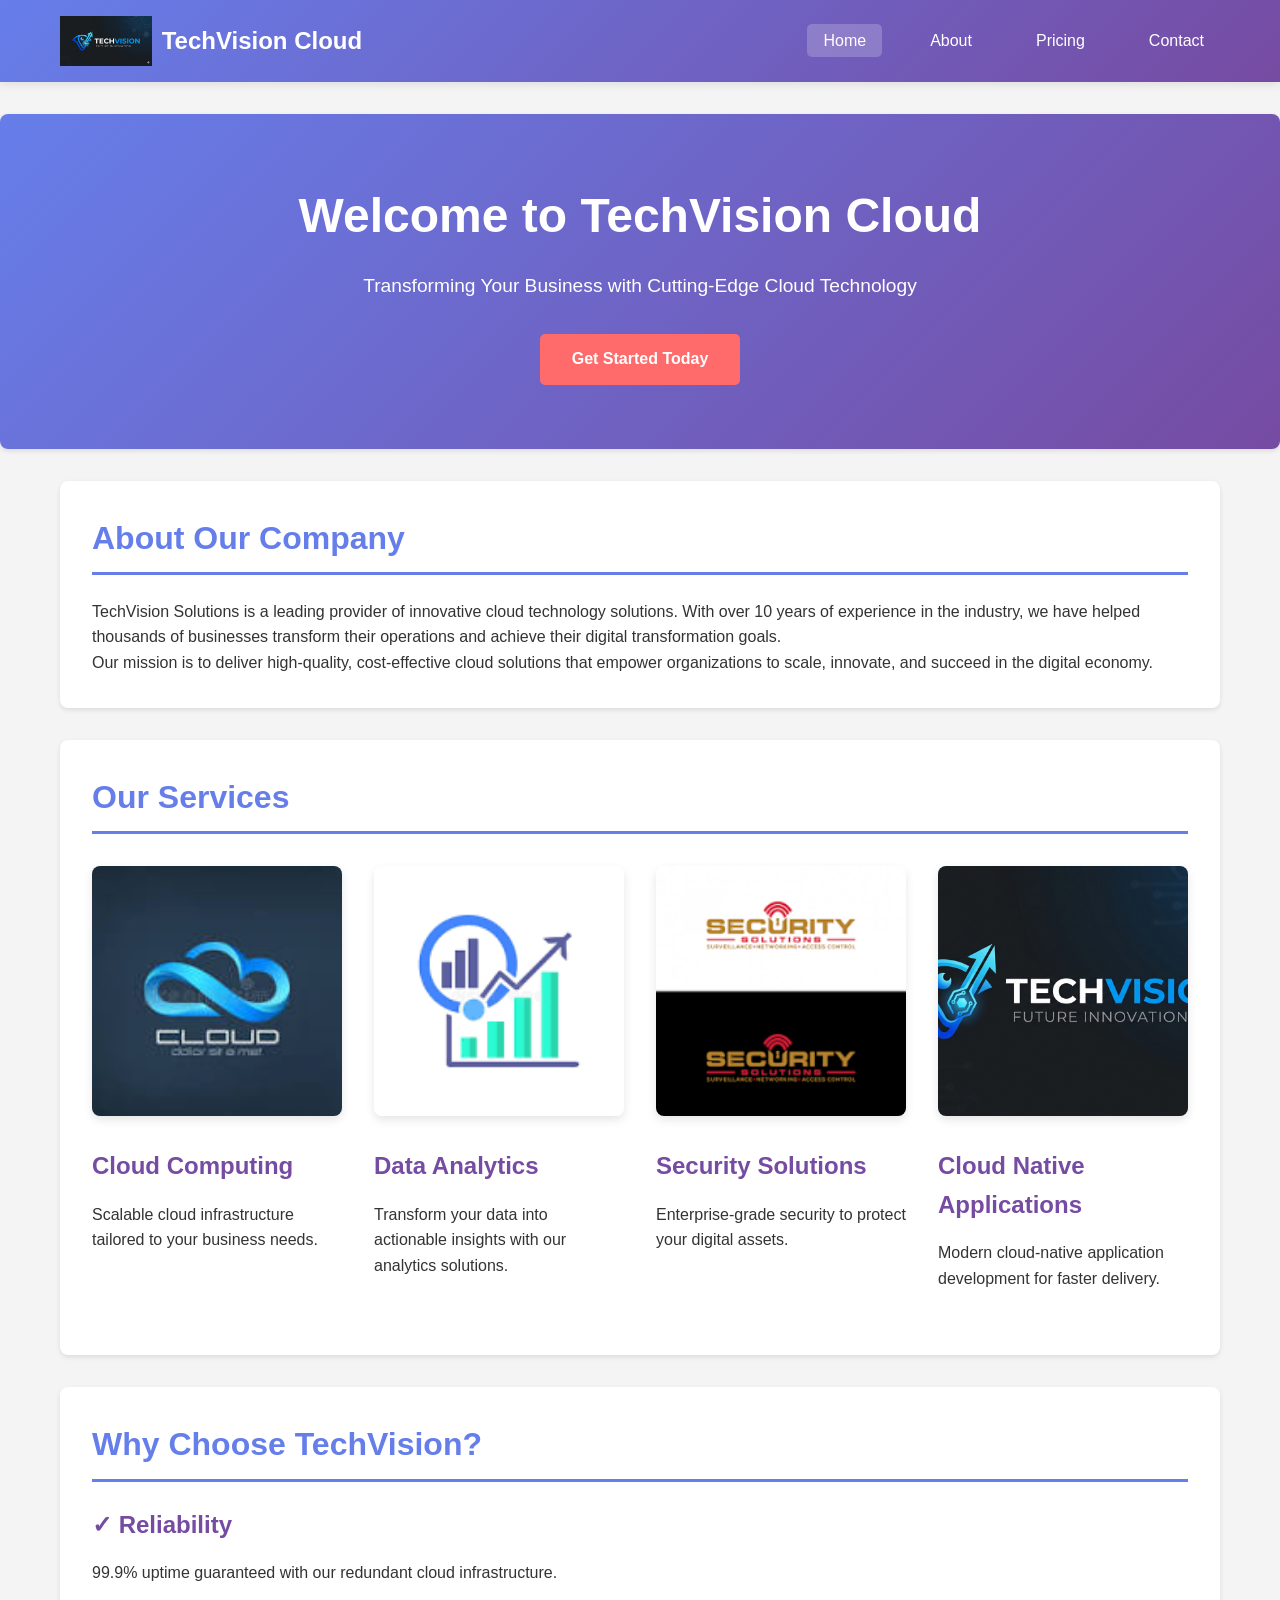
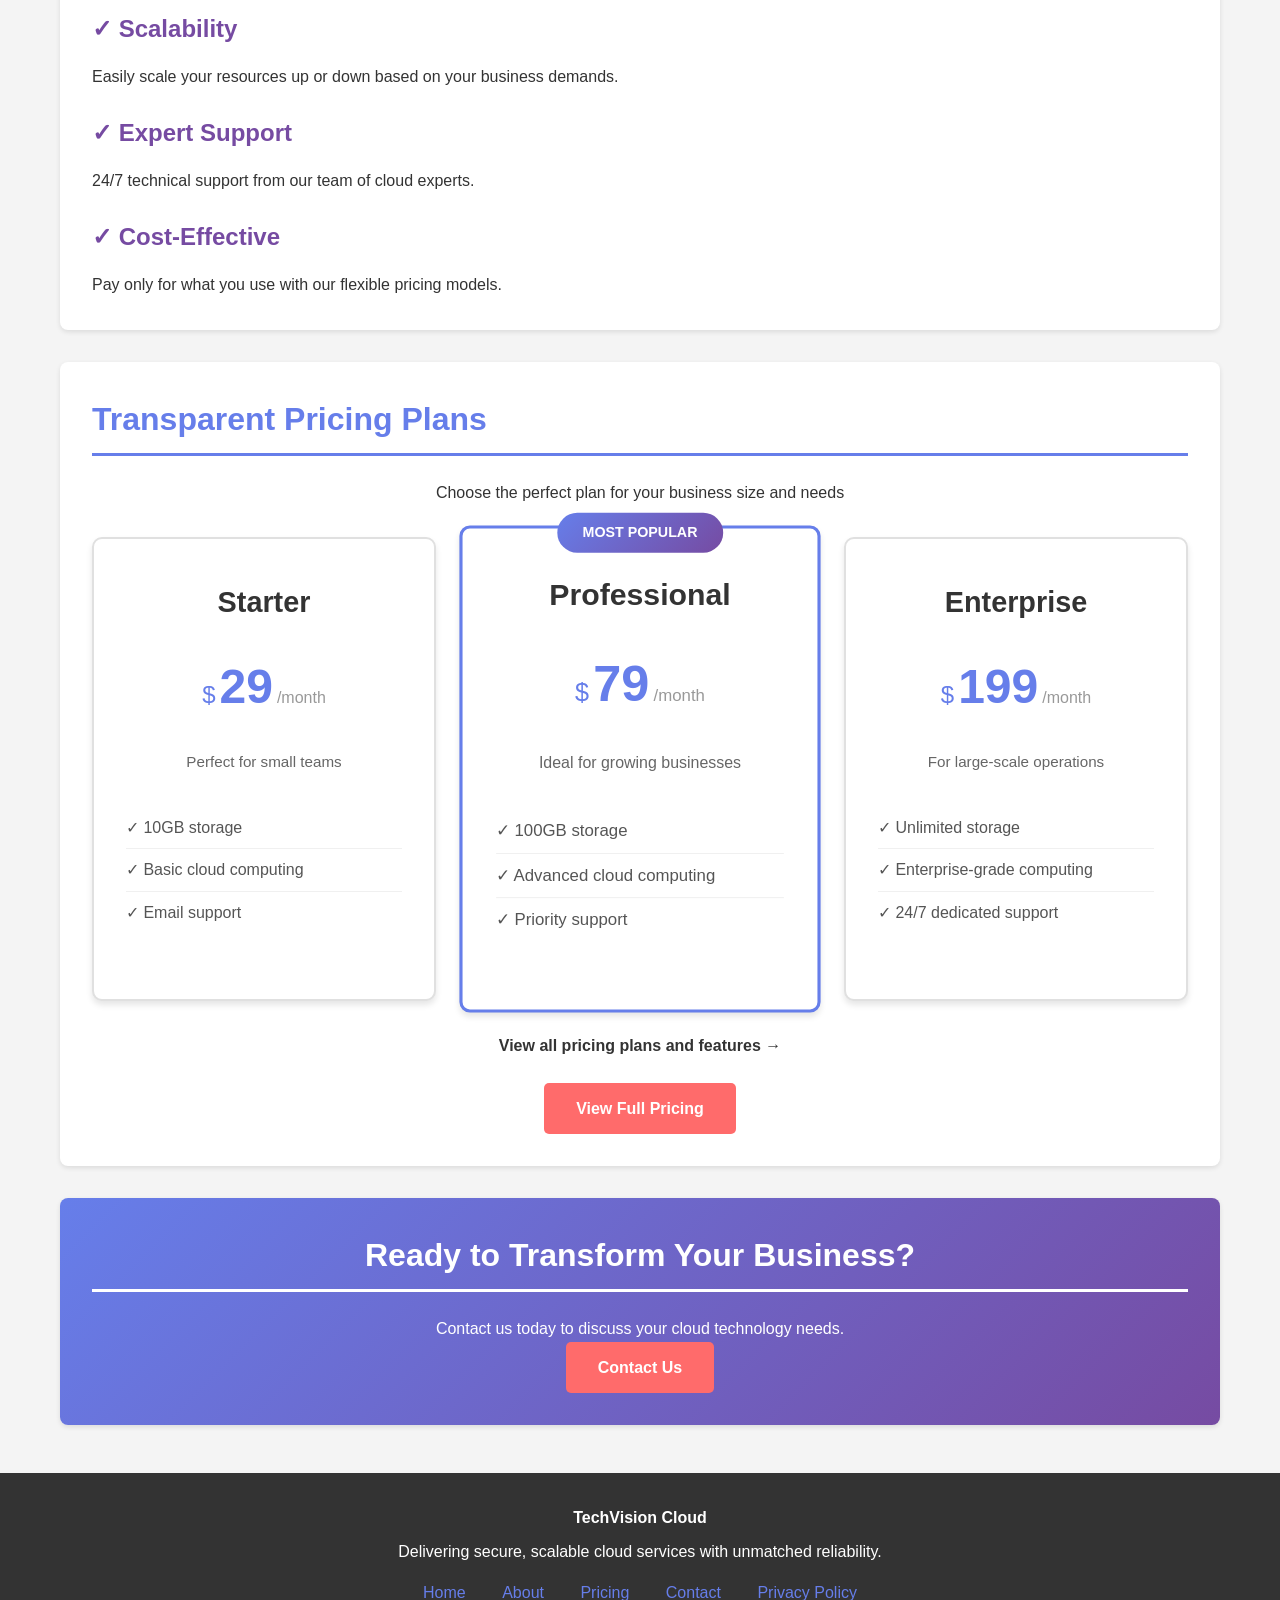
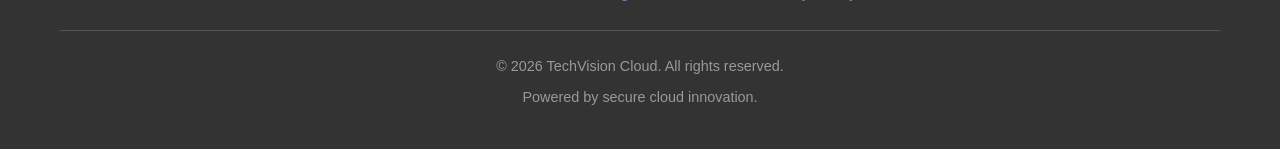
<file: SourceCode/index.html>
<!DOCTYPE html>
<html lang="en">
<head>
    <meta charset="UTF-8">
    <meta name="viewport" content="width=device-width, initial-scale=1.0">
    <meta name="description" content="TechVision Solutions - Innovative Cloud Technology for Your Business">
    <title>TechVision Cloud – Innovative Cloud Solutions</title>
    <link rel="stylesheet" href="css/styles.css">
</head>
<body>
    <header>
        <div class="header-container">
            <div class="logo">
                <img src="malogos/techvision.png" alt="TechVision Logo">
                <a href="index.html" class="company-name">TechVision Cloud</a>
            </div>
            <button class="menu-toggle" id="menuToggle">☰</button>
            <nav id="navbar">
                <ul>
                    <li><a href="index.html">Home</a></li>
                    <li><a href="pages/about.html">About</a></li>
                    <li><a href="pages/pricing.html">Pricing</a></li>
                    <li><a href="pages/contact.html">Contact</a></li>
                </ul>
            </nav>
        </div>
    </header>

    <section class="hero">
        <div class="container">
            <h1>Welcome to TechVision Cloud</h1>
            <p>Transforming Your Business with Cutting-Edge Cloud Technology</p>
            <a href="pages/contact.html" class="cta-button">Get Started Today</a>
        </div>
    </section>

    <main class="container">
        <section>
            <h2>About Our Company</h2>
            <p>
                TechVision Solutions is a leading provider of innovative cloud technology solutions. 
                With over 10 years of experience in the industry, we have helped thousands of businesses 
                transform their operations and achieve their digital transformation goals.
            </p>
            <p>
                Our mission is to deliver high-quality, cost-effective cloud solutions that empower 
                organizations to scale, innovate, and succeed in the digital economy.
            </p>
        </section>

        <section>
            <h2>Our Services</h2>
            <div class="image-gallery">
                <div>
                    <img src="malogos/cloudlogo.jpg" alt="Cloud Computing">
                    <h3>Cloud Computing</h3>
                    <p>Scalable cloud infrastructure tailored to your business needs.</p>
                </div>
                <div>
                    <img src="malogos/analytics.png" alt="Data Analytics">
                    <h3>Data Analytics</h3>
                    <p>Transform your data into actionable insights with our analytics solutions.</p>
                </div>
                <div>
                    <img src="malogos/download.png" alt="Security">
                    <h3>Security Solutions</h3>
                    <p>Enterprise-grade security to protect your digital assets.</p>
                </div>
                <div>
                    <img src="malogos/techvision.png" alt="Cloud Native Applications">
                    <h3>Cloud Native Applications</h3>
                    <p>Modern cloud-native application development for faster delivery.</p>
                </div>
            </div>
        </section>

        <section>
            <h2>Why Choose TechVision?</h2>
            <h3>✓ Reliability</h3>
            <p>99.9% uptime guaranteed with our redundant cloud infrastructure.</p>
            
            <h3>✓ Scalability</h3>
            <p>Easily scale your resources up or down based on your business demands.</p>
            
            <h3>✓ Expert Support</h3>
            <p>24/7 technical support from our team of cloud experts.</p>
            
            <h3>✓ Cost-Effective</h3>
            <p>Pay only for what you use with our flexible pricing models.</p>
        </section>

        <section>
            <h2>Transparent Pricing Plans</h2>
            <p style="text-align: center; margin-bottom: 2rem;">Choose the perfect plan for your business size and needs</p>
            
            <div class="pricing-grid">
                <div class="pricing-card">
                    <h3>Starter</h3>
                    <div class="pricing-amount">
                        <span class="currency">$</span>
                        <span class="price">29</span>
                        <span class="period">/month</span>
                    </div>
                    <p class="pricing-description">Perfect for small teams</p>
                    <ul class="features-list" style="text-align: left;">
                        <li>✓ 10GB storage</li>
                        <li>✓ Basic cloud computing</li>
                        <li>✓ Email support</li>
                    </ul>
                </div>

                <div class="pricing-card featured">
                    <div class="badge">MOST POPULAR</div>
                    <h3>Professional</h3>
                    <div class="pricing-amount">
                        <span class="currency">$</span>
                        <span class="price">79</span>
                        <span class="period">/month</span>
                    </div>
                    <p class="pricing-description">Ideal for growing businesses</p>
                    <ul class="features-list" style="text-align: left;">
                        <li>✓ 100GB storage</li>
                        <li>✓ Advanced cloud computing</li>
                        <li>✓ Priority support</li>
                    </ul>
                </div>

                <div class="pricing-card">
                    <h3>Enterprise</h3>
                    <div class="pricing-amount">
                        <span class="currency">$</span>
                        <span class="price">199</span>
                        <span class="period">/month</span>
                    </div>
                    <p class="pricing-description">For large-scale operations</p>
                    <ul class="features-list" style="text-align: left;">
                        <li>✓ Unlimited storage</li>
                        <li>✓ Enterprise-grade computing</li>
                        <li>✓ 24/7 dedicated support</li>
                    </ul>
                </div>
            </div>
            
            <div style="text-align: center; margin-top: 2rem;">
                <p style="margin-bottom: 1.5rem;"><strong>View all pricing plans and features →</strong></p>
                <a href="pages/pricing.html" class="cta-button">View Full Pricing</a>
            </div>
        </section>

        <section style="text-align: center; background: linear-gradient(135deg, #667eea 0%, #764ba2 100%); color: white;">
            <h2 style="color: white; border-bottom-color: white;">Ready to Transform Your Business?</h2>
            <p>Contact us today to discuss your cloud technology needs.</p>
            <a href="pages/contact.html" class="cta-button">Contact Us</a>
        </section>
    </main>

    <footer>
        <div class="container">
            <p><strong>TechVision Cloud</strong></p>
            <p>Delivering secure, scalable cloud services with unmatched reliability.</p>
            <div class="footer-links">
                <a href="index.html">Home</a>
                <a href="pages/about.html">About</a>
                <a href="pages/pricing.html">Pricing</a>
                <a href="pages/contact.html">Contact</a>
                <a href="pages/privacy.html">Privacy Policy</a>
            </div>
            <div class="copyright">
                <p>&copy; 2026 TechVision Cloud. All rights reserved.</p>
                <p>Powered by secure cloud innovation.</p>
            </div>
        </div>
    </footer>

    <script src="js/script.js"></script>
</body>
</html>
</file>
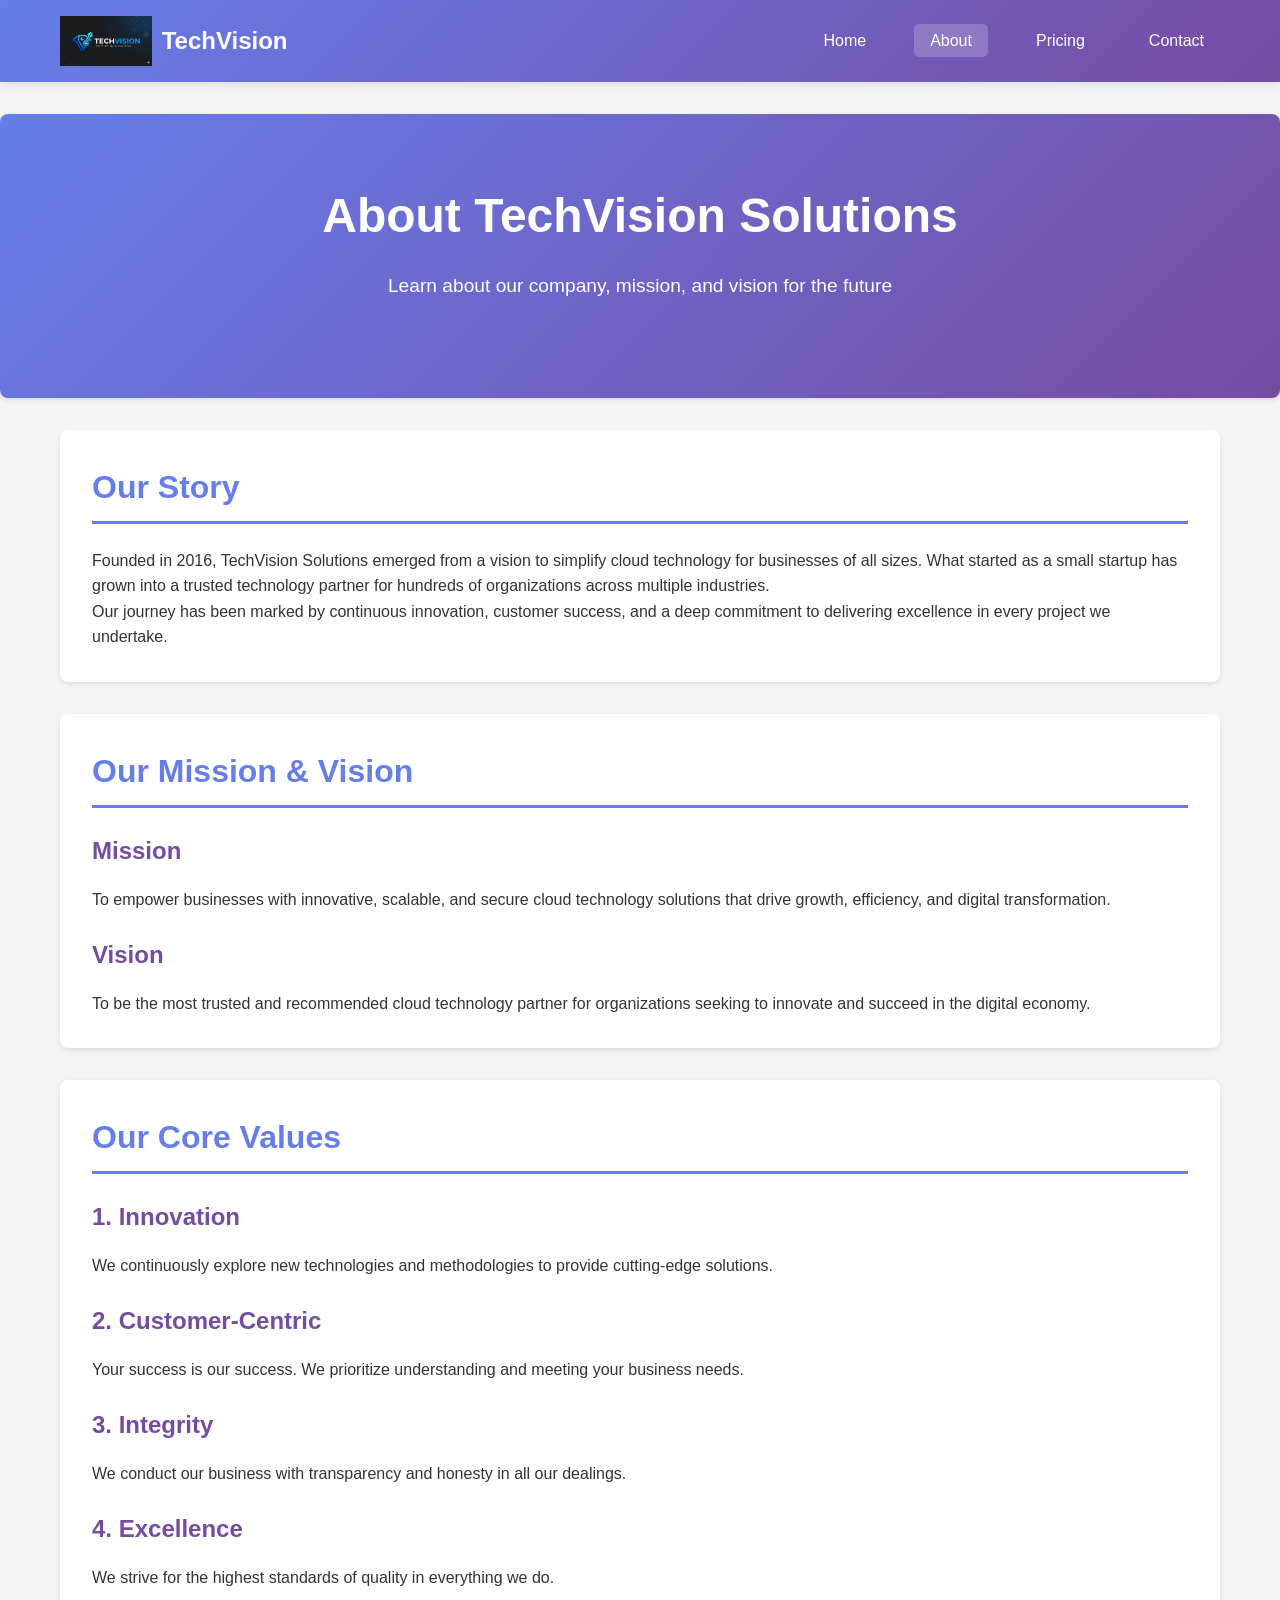
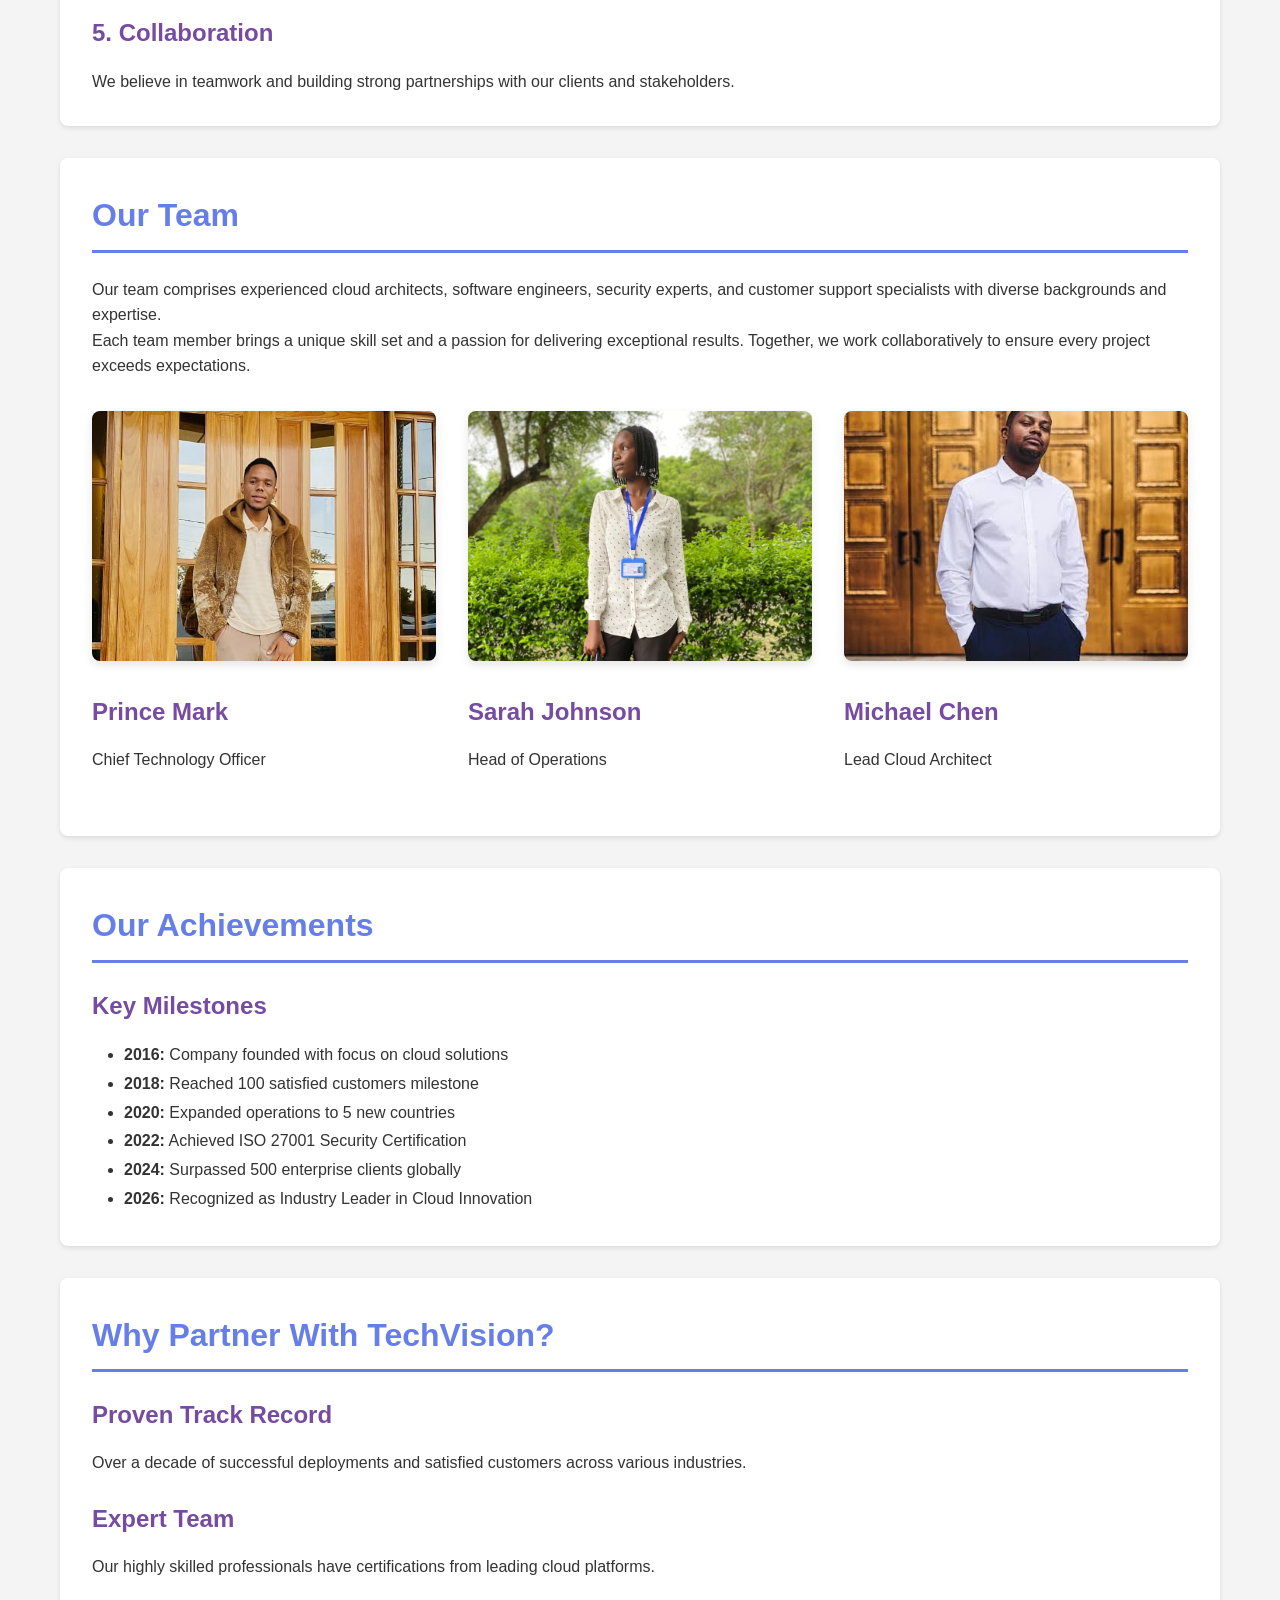
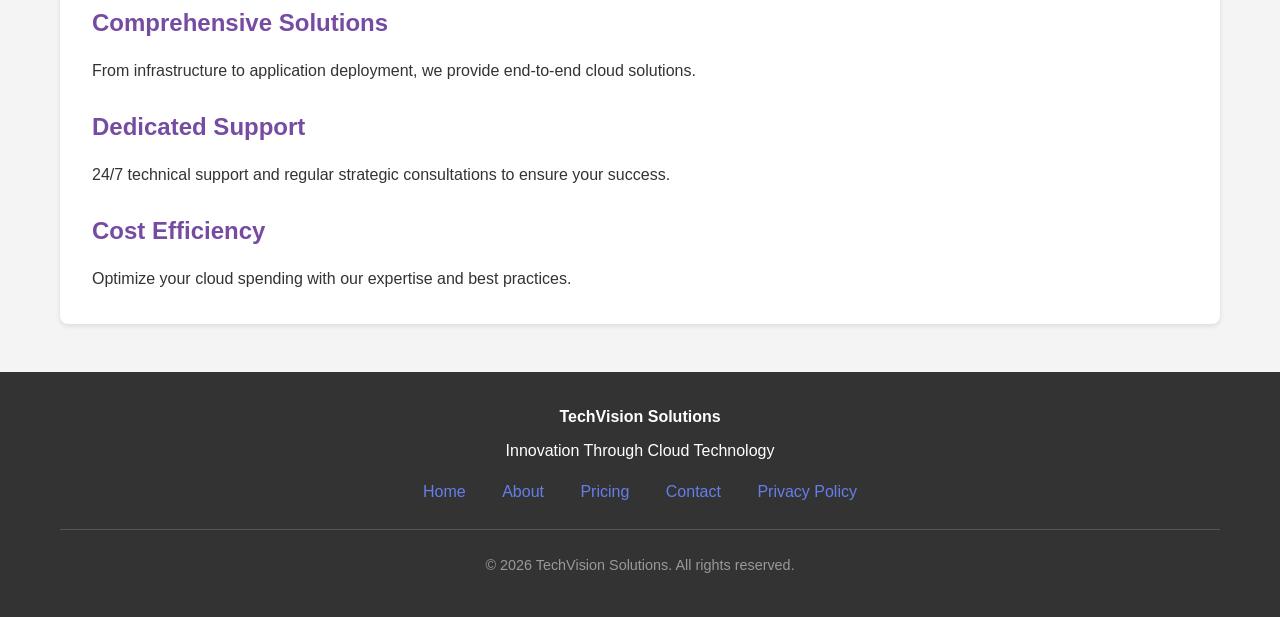
<file: SourceCode/pages/about.html>
<!DOCTYPE html>
<html lang="en">
<head>
    <meta charset="UTF-8">
    <meta name="viewport" content="width=device-width, initial-scale=1.0">
    <meta name="description" content="Learn more about TechVision Solutions">
    <title>About Us - TechVision Solutions</title>
    <link rel="stylesheet" href="../css/styles.css">
</head>
<body>
    <header>
        <div class="header-container">
            <div class="logo">
                <img src="../malogos/techvision.png" alt="TechVision Logo">
                <a href="../index.html" class="company-name">TechVision</a>
            </div>
            <button class="menu-toggle" id="menuToggle">☰</button>
            <nav id="navbar">
                <ul>
                    <li><a href="../index.html">Home</a></li>
                    <li><a href="about.html">About</a></li>
                    <li><a href="pricing.html">Pricing</a></li>
                    <li><a href="contact.html">Contact</a></li>
                </ul>
            </nav>
        </div>
    </header>

    <section class="hero">
        <div class="container">
            <h1>About TechVision Solutions</h1>
            <p>Learn about our company, mission, and vision for the future</p>
        </div>
    </section>

    <main class="container">
        <section>
            <h2>Our Story</h2>
            <p>
                Founded in 2016, TechVision Solutions emerged from a vision to simplify cloud technology 
                for businesses of all sizes. What started as a small startup has grown into a trusted 
                technology partner for hundreds of organizations across multiple industries.
            </p>
            <p>
                Our journey has been marked by continuous innovation, customer success, and a deep 
                commitment to delivering excellence in every project we undertake.
            </p>
        </section>

        <section>
            <h2>Our Mission & Vision</h2>
            
            <h3>Mission</h3>
            <p>
                To empower businesses with innovative, scalable, and secure cloud technology solutions 
                that drive growth, efficiency, and digital transformation.
            </p>

            <h3>Vision</h3>
            <p>
                To be the most trusted and recommended cloud technology partner for organizations 
                seeking to innovate and succeed in the digital economy.
            </p>
        </section>

        <section>
            <h2>Our Core Values</h2>
            
            <h3>1. Innovation</h3>
            <p>We continuously explore new technologies and methodologies to provide cutting-edge solutions.</p>

            <h3>2. Customer-Centric</h3>
            <p>Your success is our success. We prioritize understanding and meeting your business needs.</p>

            <h3>3. Integrity</h3>
            <p>We conduct our business with transparency and honesty in all our dealings.</p>

            <h3>4. Excellence</h3>
            <p>We strive for the highest standards of quality in everything we do.</p>

            <h3>5. Collaboration</h3>
            <p>We believe in teamwork and building strong partnerships with our clients and stakeholders.</p>
        </section>

        <section>
            <h2>Our Team</h2>
            <p>
                Our team comprises experienced cloud architects, software engineers, security experts, 
                and customer support specialists with diverse backgrounds and expertise.
            </p>
            <p>
                Each team member brings a unique skill set and a passion for delivering exceptional 
                results. Together, we work collaboratively to ensure every project exceeds expectations.
            </p>

            <div class="image-gallery">
                <div>
                    <img src="../malogos/prince1.jpeg" alt="Team Member">
                    <h3>Prince Mark</h3>
                    <p>Chief Technology Officer</p>
                </div>
                <div>
                    <img src="../malogos/madam1.jpeg" alt="Team Member">
                    <h3>Sarah Johnson</h3>
                    <p>Head of Operations</p>
                </div>
                <div>
                    <img src="../malogos/images.jpg" alt="Team Member">
                    <h3>Michael Chen</h3>
                    <p>Lead Cloud Architect</p>
                </div>
            </div>
        </section>

        <section>
            <h2>Our Achievements</h2>
            <h3>Key Milestones</h3>
            <ul style="margin-left: 2rem; line-height: 1.8;">
                <li><strong>2016:</strong> Company founded with focus on cloud solutions</li>
                <li><strong>2018:</strong> Reached 100 satisfied customers milestone</li>
                <li><strong>2020:</strong> Expanded operations to 5 new countries</li>
                <li><strong>2022:</strong> Achieved ISO 27001 Security Certification</li>
                <li><strong>2024:</strong> Surpassed 500 enterprise clients globally</li>
                <li><strong>2026:</strong> Recognized as Industry Leader in Cloud Innovation</li>
            </ul>
        </section>

        <section>
            <h2>Why Partner With TechVision?</h2>
            
            <h3>Proven Track Record</h3>
            <p>Over a decade of successful deployments and satisfied customers across various industries.</p>

            <h3>Expert Team</h3>
            <p>Our highly skilled professionals have certifications from leading cloud platforms.</p>

            <h3>Comprehensive Solutions</h3>
            <p>From infrastructure to application deployment, we provide end-to-end cloud solutions.</p>

            <h3>Dedicated Support</h3>
            <p>24/7 technical support and regular strategic consultations to ensure your success.</p>

            <h3>Cost Efficiency</h3>
            <p>Optimize your cloud spending with our expertise and best practices.</p>
        </section>
    </main>

    <footer>
        <div class="container">
            <p><strong>TechVision Solutions</strong></p>
            <p>Innovation Through Cloud Technology</p>
            <div class="footer-links">
                <a href="../index.html">Home</a>
                <a href="about.html">About</a>
                <a href="pricing.html">Pricing</a>
                <a href="contact.html">Contact</a>
                <a href="privacy.html">Privacy Policy</a>
            </div>
            <div class="copyright">
                <p>&copy; 2026 TechVision Solutions. All rights reserved.</p>
                
            </div>
        </div>
    </footer>

    <script src="../js/script.js"></script>
</body>
</html>
</file>
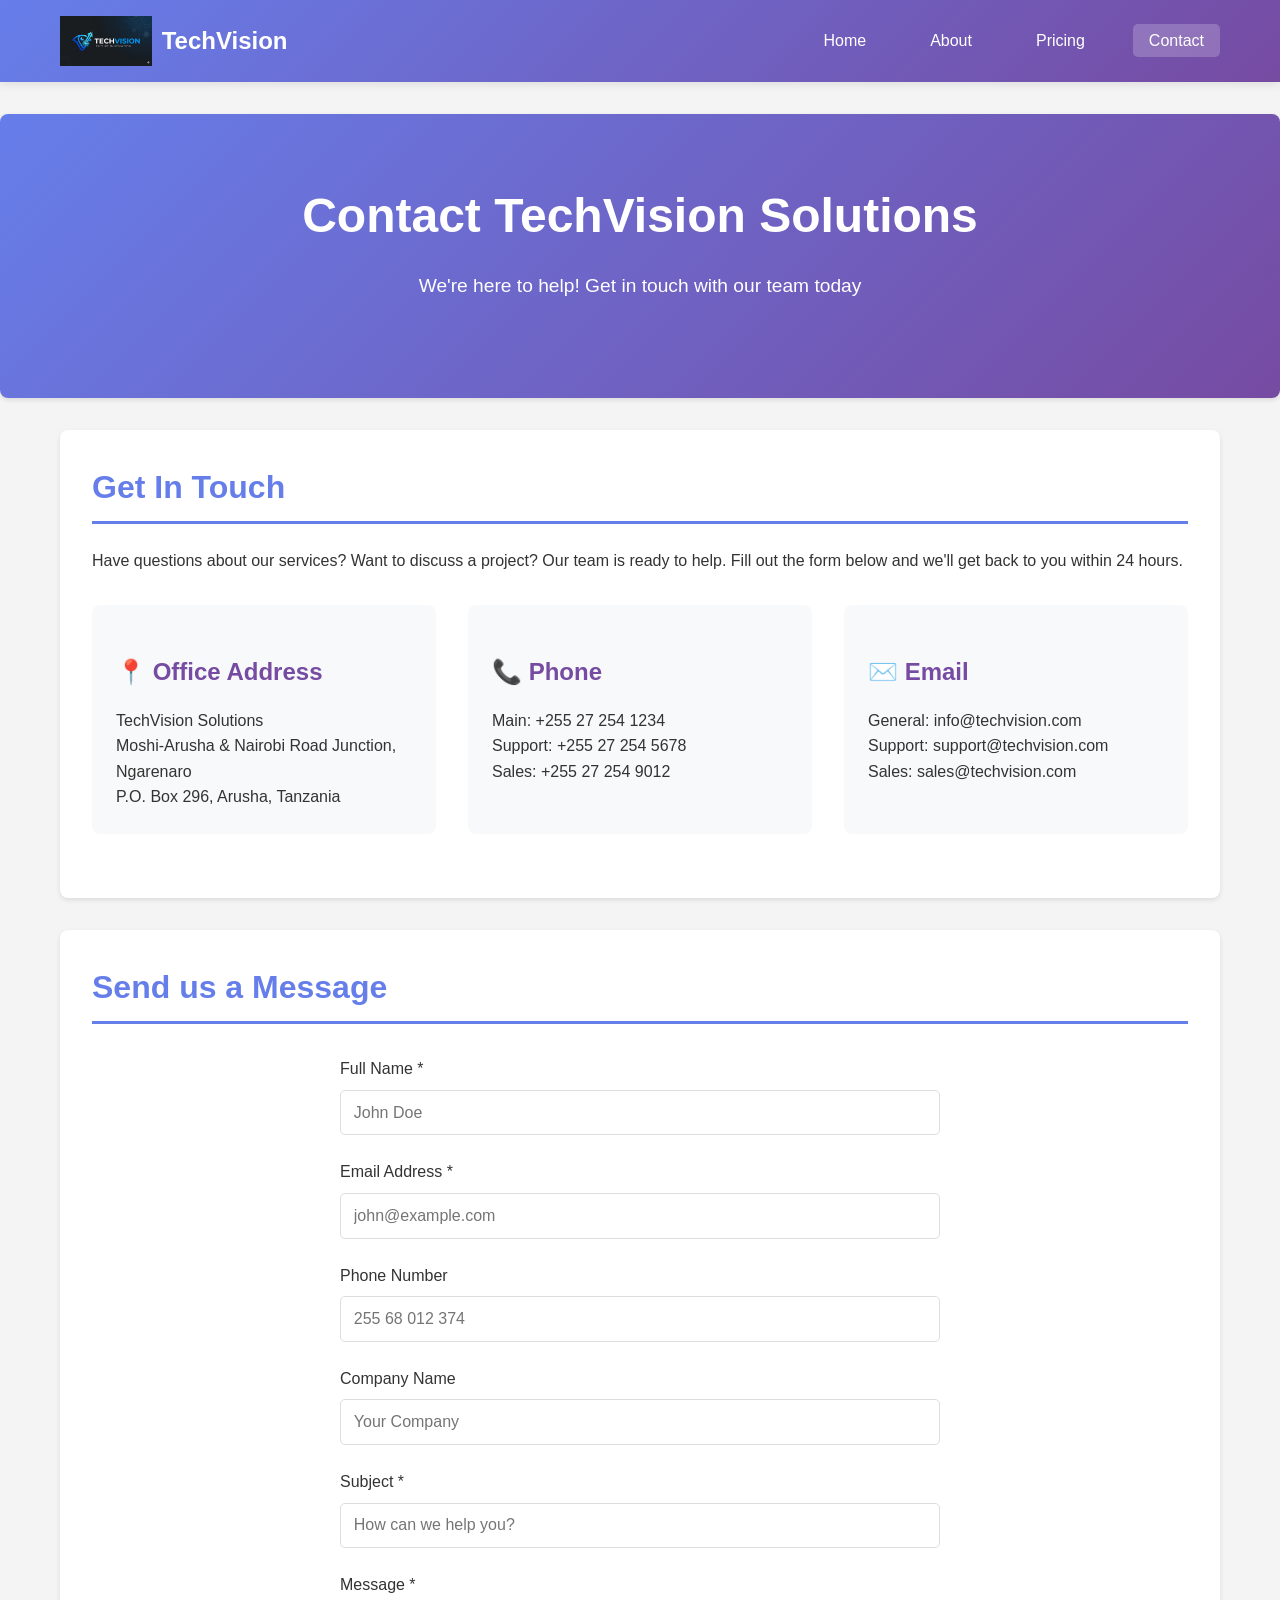
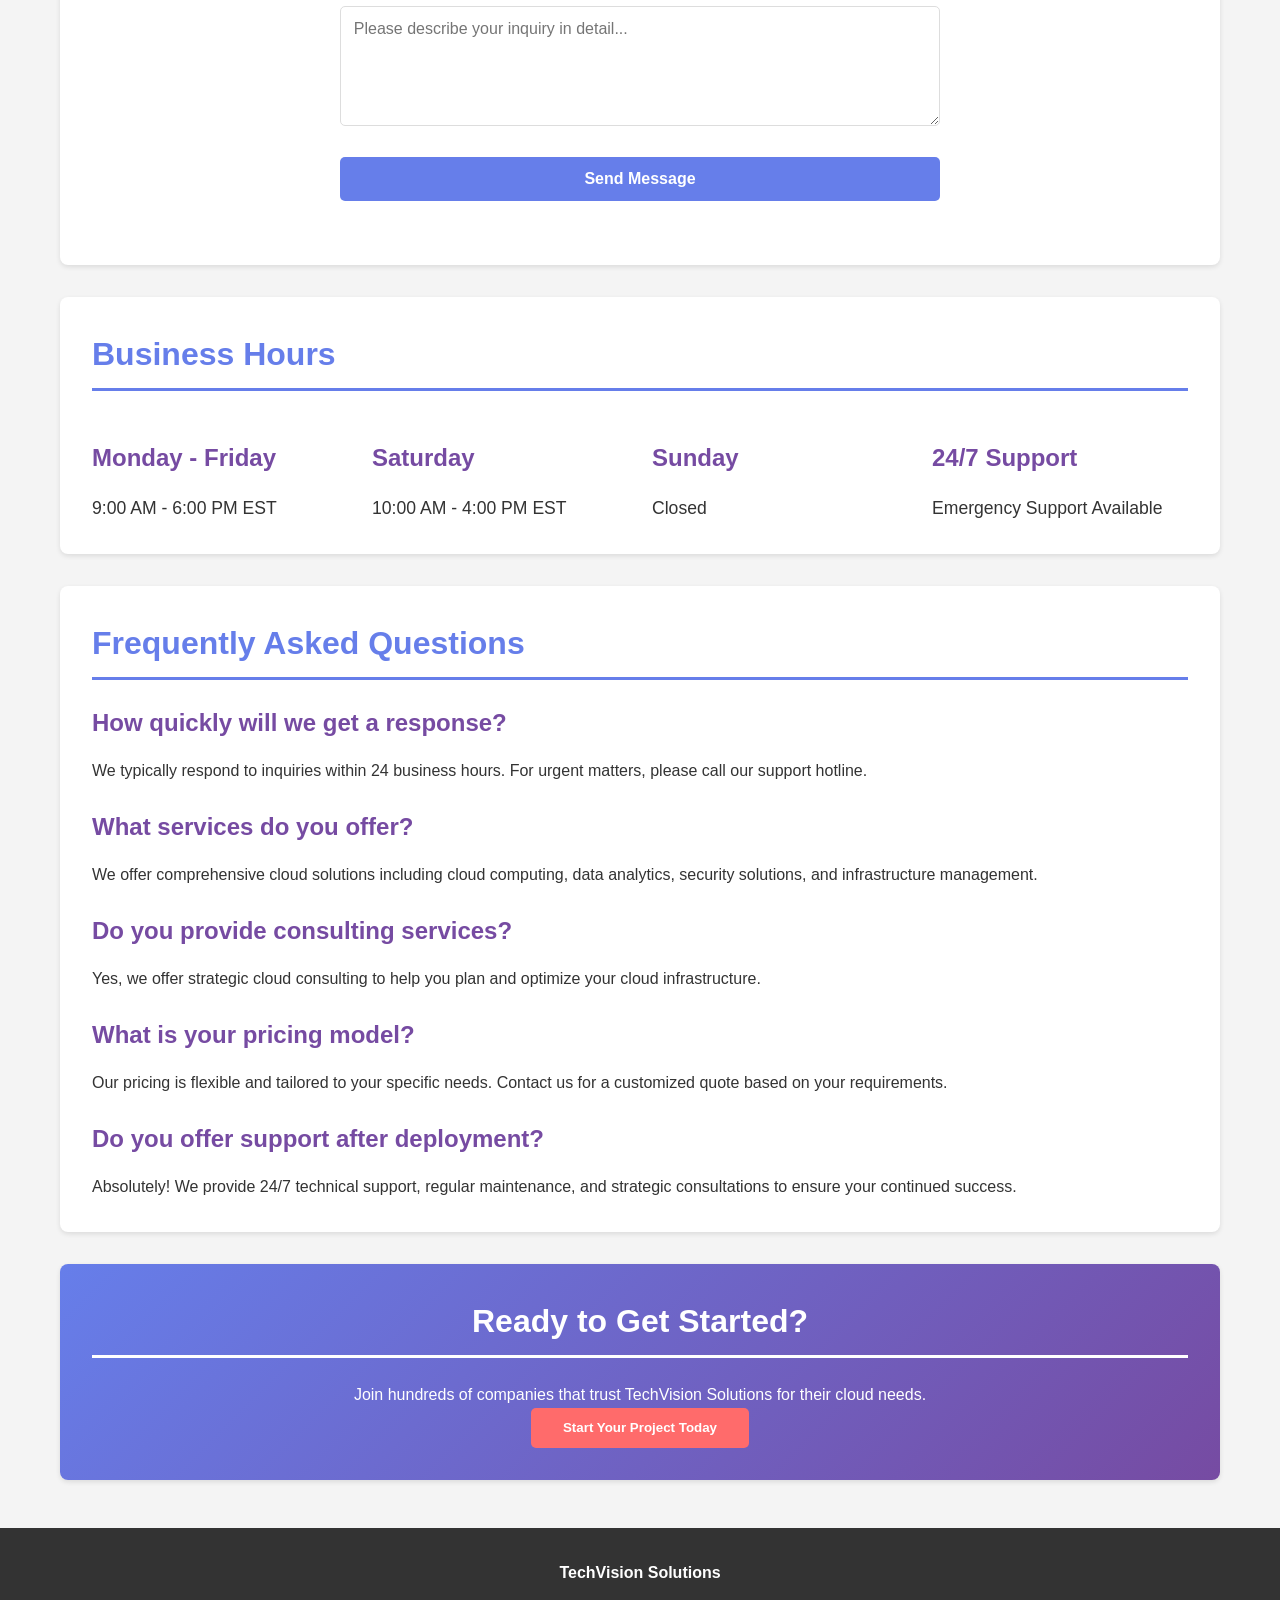
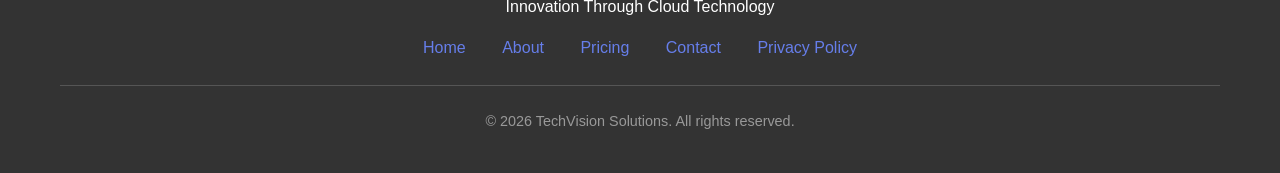
<file: SourceCode/pages/contact.html>
<!DOCTYPE html>
<html lang="en">
<head>
    <meta charset="UTF-8">
    <meta name="viewport" content="width=device-width, initial-scale=1.0">
    <meta name="description" content="Contact TechVision Solutions for inquiries and support">
    <title>Contact Us - TechVision Solutions</title>
    <link rel="stylesheet" href="../css/styles.css">
</head>
<body>
    <header>
        <div class="header-container">
            <div class="logo">
                <img src="../malogos/techvision.png" alt="TechVision Logo">
                <a href="../index.html" class="company-name">TechVision</a>
            </div>
            <button class="menu-toggle" id="menuToggle">☰</button>
            <nav id="navbar">
                <ul>
                    <li><a href="../index.html">Home</a></li>
                    <li><a href="about.html">About</a></li>
                    <li><a href="pricing.html">Pricing</a></li>
                    <li><a href="contact.html">Contact</a></li>
                </ul>
            </nav>
        </div>
    </header>

    <section class="hero">
        <div class="container">
            <h1>Contact TechVision Solutions</h1>
            <p>We're here to help! Get in touch with our team today</p>
        </div>
    </section>

    <main class="container">
        <section>
            <h2>Get In Touch</h2>
            <p>
                Have questions about our services? Want to discuss a project? Our team is ready to help. 
                Fill out the form below and we'll get back to you within 24 hours.
            </p>

            <div style="display: grid; grid-template-columns: repeat(auto-fit, minmax(250px, 1fr)); gap: 2rem; margin: 2rem 0;">
                <div style="background: #f8f9fa; padding: 1.5rem; border-radius: 8px;">
                    <h3>📍 Office Address</h3>
                    <p>
                        TechVision Solutions<br>
                         Moshi-Arusha & Nairobi Road Junction, Ngarenaro<br>
                          P.O. Box 296, Arusha, Tanzania<br>
                        
                    </p>
                </div>
                <div style="background: #f8f9fa; padding: 1.5rem; border-radius: 8px;">
                    <h3>📞 Phone</h3>
                    <p>
                        Main: +255 27 254 1234<br>
                        Support: +255 27 254 5678<br>
                        Sales: +255 27 254 9012
                    
                    </p>
                </div>
                <div style="background: #f8f9fa; padding: 1.5rem; border-radius: 8px;">
                    <h3>✉️ Email</h3>
                    <p>
                        General: info@techvision.com<br>
                        Support: support@techvision.com<br>
                        Sales: sales@techvision.com
                    </p>
                </div>
            </div>
        </section>

        <section>
            <h2>Send us a Message</h2>
            <form class="contact-form" action="#" method="POST">
                <div class="form-group">
                    <label for="name">Full Name *</label>
                    <input type="text" id="name" name="name" required placeholder="John Doe">
                </div>

                <div class="form-group">
                    <label for="email">Email Address *</label>
                    <input type="email" id="email" name="email" required placeholder="john@example.com">
                </div>

                <div class="form-group">
                    <label for="phone">Phone Number</label>
                    <input type="text" id="phone" name="phone" placeholder="255 68 012 374">
                </div>

                <div class="form-group">
                    <label for="company">Company Name</label>
                    <input type="text" id="company" name="company" placeholder="Your Company">
                </div>

                <div class="form-group">
                    <label for="subject">Subject *</label>
                    <input type="text" id="subject" name="subject" required placeholder="How can we help you?">
                </div>

                <div class="form-group">
                    <label for="message">Message *</label>
                    <textarea id="message" name="message" required placeholder="Please describe your inquiry in detail..."></textarea>
                </div>

                <button type="submit" class="submit-button">Send Message</button>
            </form>
        </section>

        <section>
            <h2>Business Hours</h2>
            <div style="display: grid; grid-template-columns: repeat(auto-fit, minmax(200px, 1fr)); gap: 1.5rem;">
                <div>
                    <h3>Monday - Friday</h3>
                    <p style="font-size: 1.1rem;">9:00 AM - 6:00 PM EST</p>
                </div>
                <div>
                    <h3>Saturday</h3>
                    <p style="font-size: 1.1rem;">10:00 AM - 4:00 PM EST</p>
                </div>
                <div>
                    <h3>Sunday</h3>
                    <p style="font-size: 1.1rem;">Closed</p>
                </div>
                <div>
                    <h3>24/7 Support</h3>
                    <p style="font-size: 1.1rem;">Emergency Support Available</p>
                </div>
            </div>
        </section>

        <section>
            <h2>Frequently Asked Questions</h2>

            <h3>How quickly will we get a response?</h3>
            <p>
                We typically respond to inquiries within 24 business hours. For urgent matters, 
                please call our support hotline.
            </p>

            <h3>What services do you offer?</h3>
            <p>
                We offer comprehensive cloud solutions including cloud computing, data analytics, 
                security solutions, and infrastructure management.
            </p>

            <h3>Do you provide consulting services?</h3>
            <p>
                Yes, we offer strategic cloud consulting to help you plan and optimize your 
                cloud infrastructure.
            </p>

            <h3>What is your pricing model?</h3>
            <p>
                Our pricing is flexible and tailored to your specific needs. Contact us for a 
                customized quote based on your requirements.
            </p>

            <h3>Do you offer support after deployment?</h3>
            <p>
                Absolutely! We provide 24/7 technical support, regular maintenance, and strategic 
                consultations to ensure your continued success.
            </p>
        </section>

        <section style="text-align: center; background: linear-gradient(135deg, #667eea 0%, #764ba2 100%); color: white;">
            <h2 style="color: white; border-bottom-color: white;">Ready to Get Started?</h2>
            <p>Join hundreds of companies that trust TechVision Solutions for their cloud needs.</p>
            <button class="cta-button" onclick="document.getElementById('name').focus();">Start Your Project Today</button>
        </section>
    </main>

    <footer>
        <div class="container">
            <p><strong>TechVision Solutions</strong></p>
            <p>Innovation Through Cloud Technology</p>
            <div class="footer-links">
                <a href="../index.html">Home</a>
                <a href="about.html">About</a>
                <a href="pricing.html">Pricing</a>
                <a href="contact.html">Contact</a>
                <a href="privacy.html">Privacy Policy</a>
            </div>
            <div class="copyright">
                <p>&copy; 2026 TechVision Solutions. All rights reserved.</p>
                
            </div>
        </div>
    </footer>

    <script src="../js/script.js"></script>
</body>
</html>
</file>
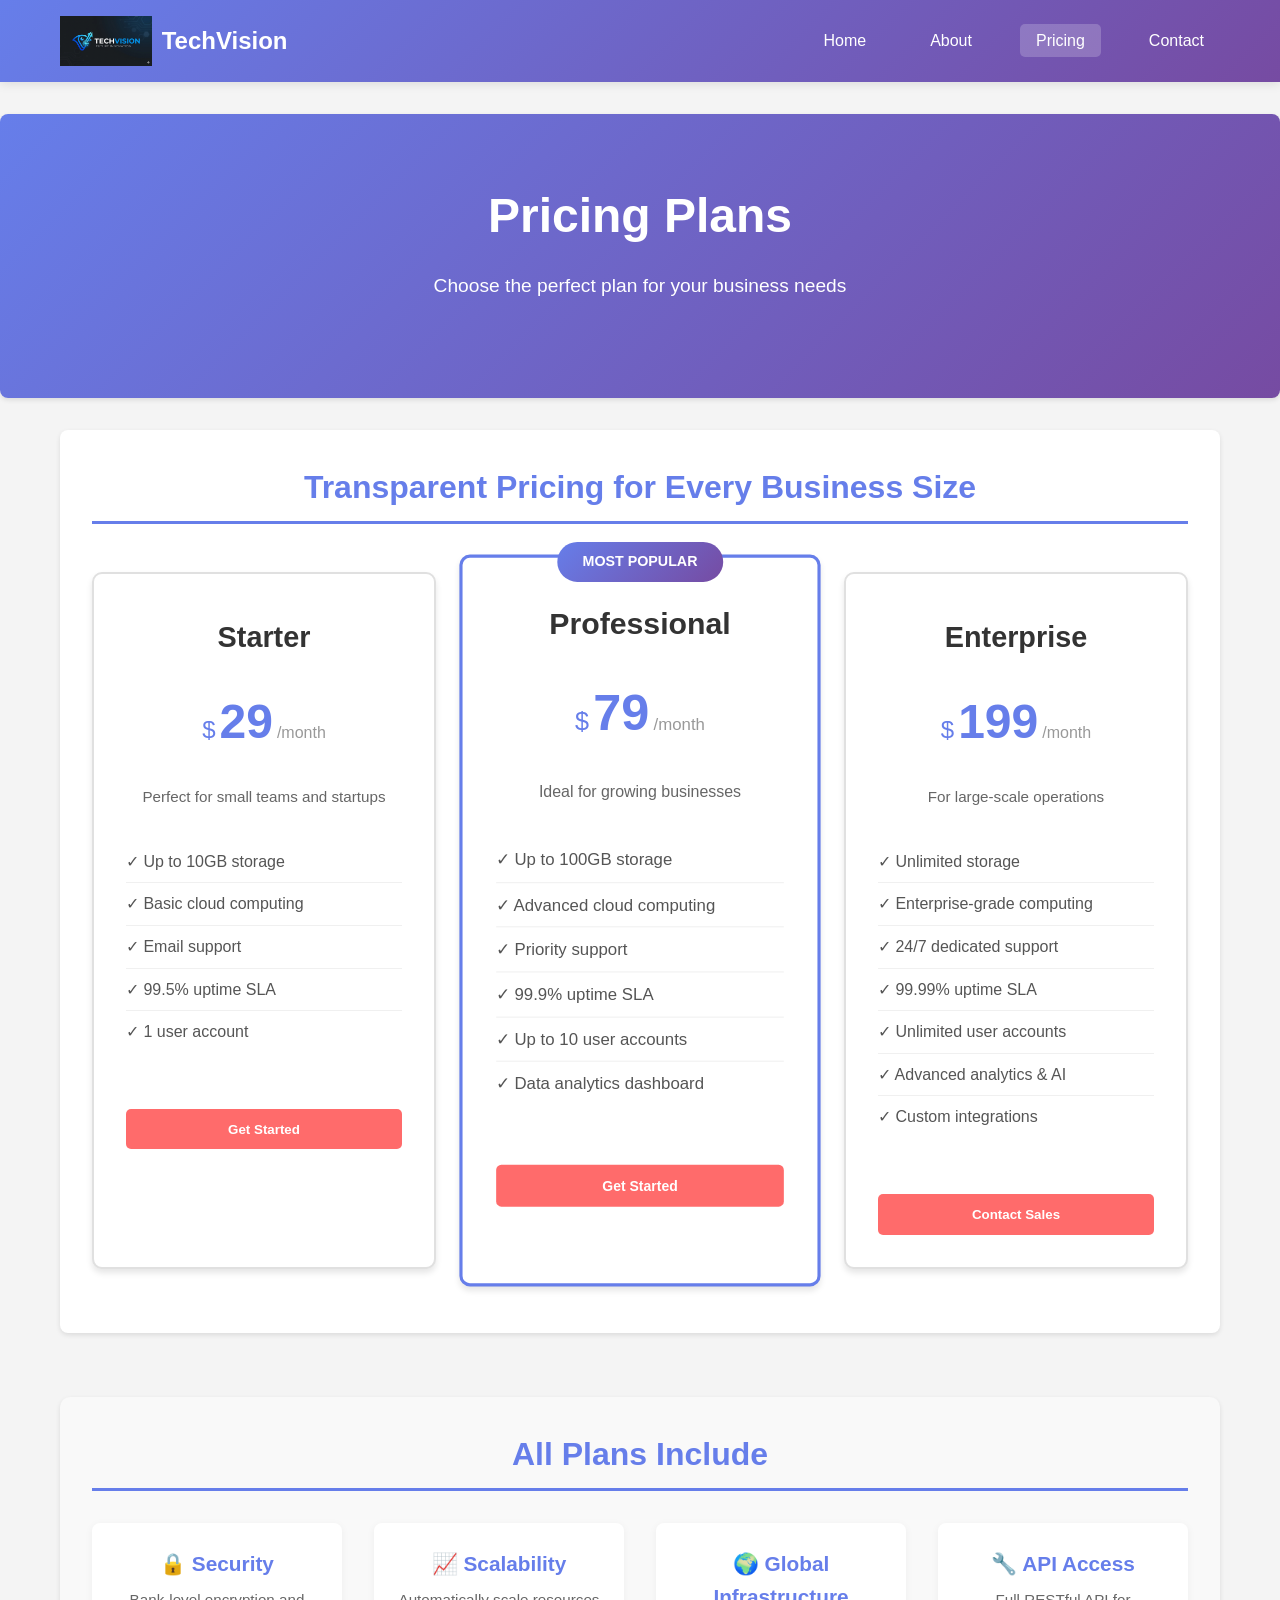
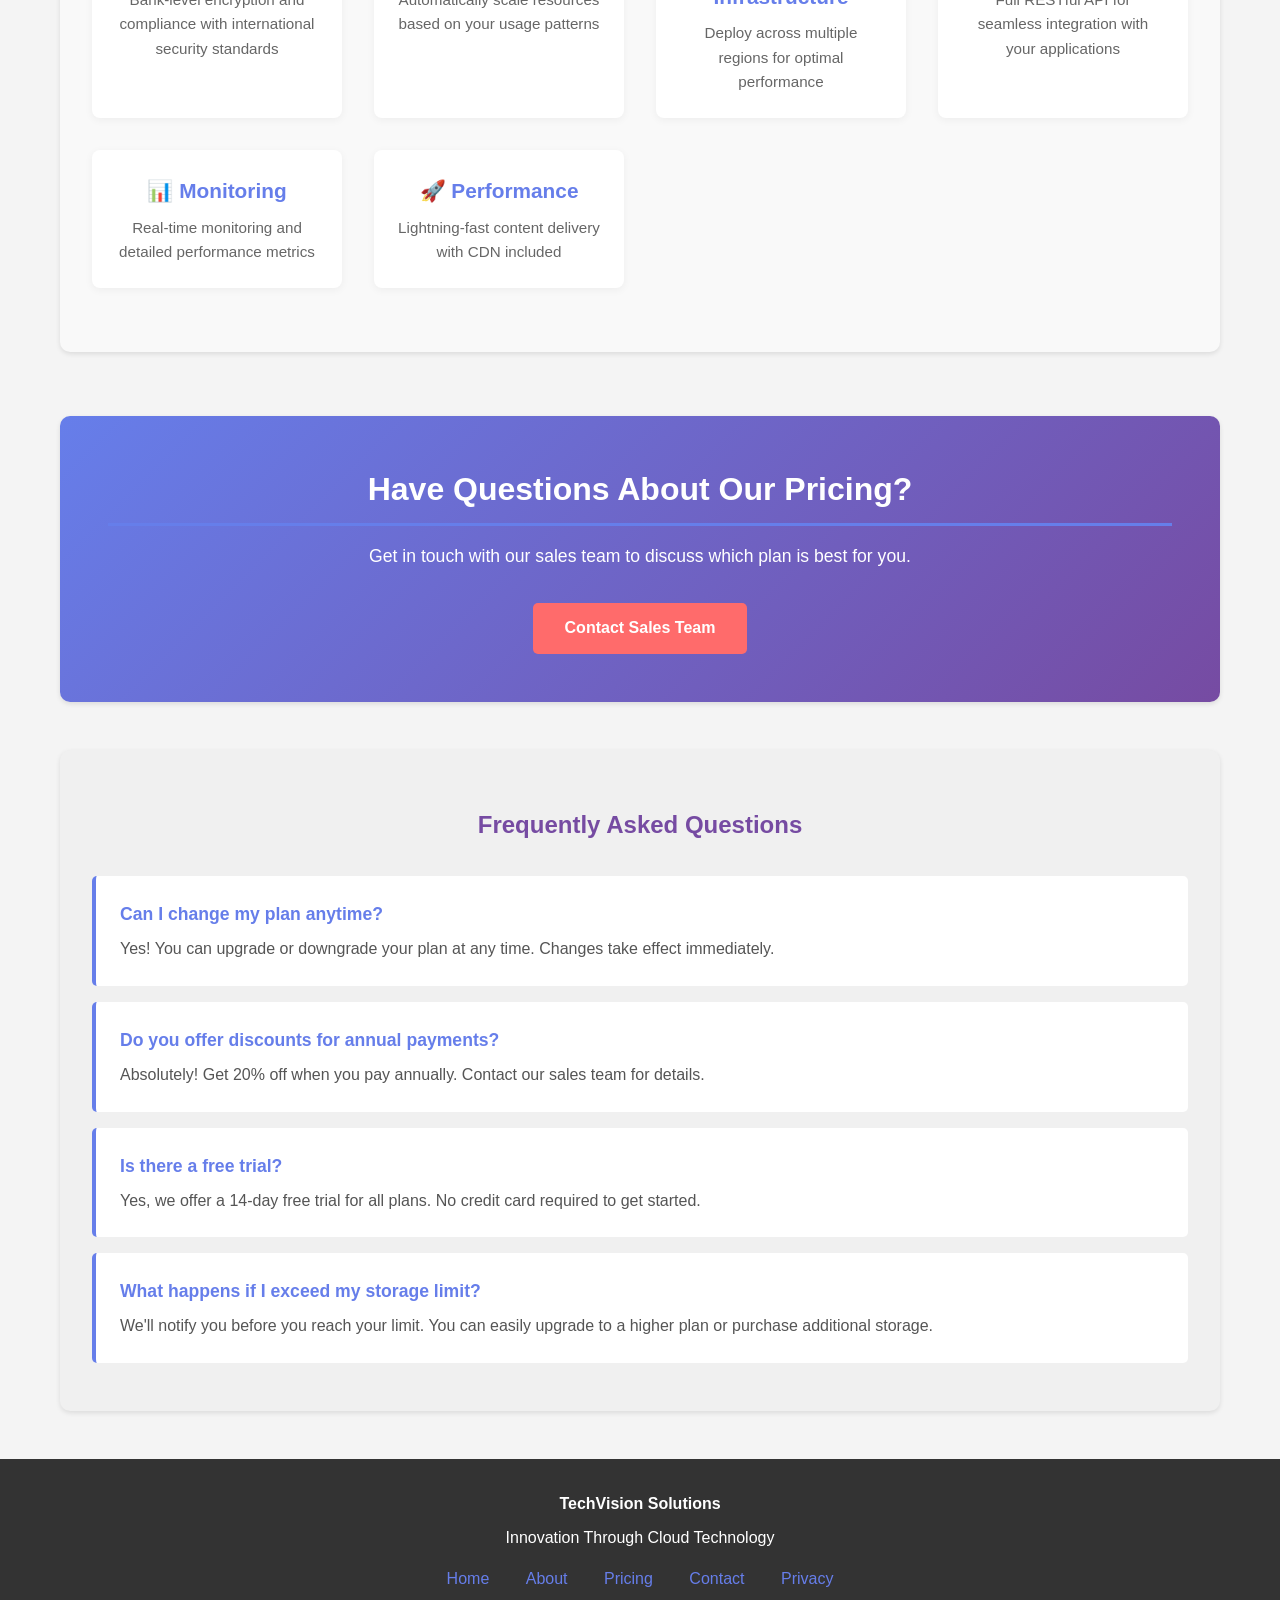
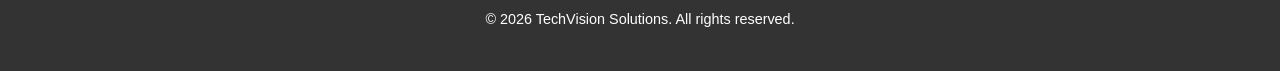
<file: SourceCode/pages/pricing.html>
<!DOCTYPE html>
<html lang="en">
<head>
    <meta charset="UTF-8">
    <meta name="viewport" content="width=device-width, initial-scale=1.0">
    <meta name="description" content="Pricing Plans - TechVision Solutions">
    <title>Pricing Plans - TechVision Solutions</title>
    <link rel="stylesheet" href="../css/styles.css">
</head>
<body>
    <header>
        <div class="header-container">
            <div class="logo">
                <img src="../malogos/techvision.png" alt="TechVision Logo">
                <a href="../index.html" class="company-name">TechVision</a>
            </div>
            <button class="menu-toggle" id="menuToggle">☰</button>
            <nav id="navbar">
                <ul>
                    <li><a href="../index.html">Home</a></li>
                    <li><a href="about.html">About</a></li>
                    <li><a href="pricing.html">Pricing</a></li>
                    <li><a href="contact.html">Contact</a></li>
                </ul>
            </nav>
        </div>
    </header>

    <section class="hero">
        <div class="container">
            <h1>Pricing Plans</h1>
            <p>Choose the perfect plan for your business needs</p>
        </div>
    </section>

    <main class="container">
        <section>
            <h2 style="text-align: center; margin-bottom: 3rem;">Transparent Pricing for Every Business Size</h2>
            
            <div class="pricing-grid">
                <!-- Starter Plan -->
                <div class="pricing-card">
                    <h3>Starter</h3>
                    <div class="pricing-amount">
                        <span class="currency">$</span>
                        <span class="price">29</span>
                        <span class="period">/month</span>
                    </div>
                    <p class="pricing-description">Perfect for small teams and startups</p>
                    <ul class="features-list">
                        <li>✓ Up to 10GB storage</li>
                        <li>✓ Basic cloud computing</li>
                        <li>✓ Email support</li>
                        <li>✓ 99.5% uptime SLA</li>
                        <li>✓ 1 user account</li>
                    </ul>
                    <button class="cta-button pricing-button">Get Started</button>
                </div>

                <!-- Professional Plan -->
                <div class="pricing-card featured">
                    <div class="badge">MOST POPULAR</div>
                    <h3>Professional</h3>
                    <div class="pricing-amount">
                        <span class="currency">$</span>
                        <span class="price">79</span>
                        <span class="period">/month</span>
                    </div>
                    <p class="pricing-description">Ideal for growing businesses</p>
                    <ul class="features-list">
                        <li>✓ Up to 100GB storage</li>
                        <li>✓ Advanced cloud computing</li>
                        <li>✓ Priority support</li>
                        <li>✓ 99.9% uptime SLA</li>
                        <li>✓ Up to 10 user accounts</li>
                        <li>✓ Data analytics dashboard</li>
                    </ul>
                    <button class="cta-button pricing-button">Get Started</button>
                </div>

                <!-- Enterprise Plan -->
                <div class="pricing-card">
                    <h3>Enterprise</h3>
                    <div class="pricing-amount">
                        <span class="currency">$</span>
                        <span class="price">199</span>
                        <span class="period">/month</span>
                    </div>
                    <p class="pricing-description">For large-scale operations</p>
                    <ul class="features-list">
                        <li>✓ Unlimited storage</li>
                        <li>✓ Enterprise-grade computing</li>
                        <li>✓ 24/7 dedicated support</li>
                        <li>✓ 99.99% uptime SLA</li>
                        <li>✓ Unlimited user accounts</li>
                        <li>✓ Advanced analytics & AI</li>
                        <li>✓ Custom integrations</li>
                    </ul>
                    <button class="cta-button pricing-button">Contact Sales</button>
                </div>
            </div>
        </section>

        <section style="margin-top: 4rem; background-color: #f9f9f9; padding: 2rem; border-radius: 10px;">
            <h2 style="text-align: center; margin-bottom: 2rem;">All Plans Include</h2>
            <div class="features-grid">
                <div class="feature-item">
                    <h4>🔒 Security</h4>
                    <p>Bank-level encryption and compliance with international security standards</p>
                </div>
                <div class="feature-item">
                    <h4>📈 Scalability</h4>
                    <p>Automatically scale resources based on your usage patterns</p>
                </div>
                <div class="feature-item">
                    <h4>🌍 Global Infrastructure</h4>
                    <p>Deploy across multiple regions for optimal performance</p>
                </div>
                <div class="feature-item">
                    <h4>🔧 API Access</h4>
                    <p>Full RESTful API for seamless integration with your applications</p>
                </div>
                <div class="feature-item">
                    <h4>📊 Monitoring</h4>
                    <p>Real-time monitoring and detailed performance metrics</p>
                </div>
                <div class="feature-item">
                    <h4>🚀 Performance</h4>
                    <p>Lightning-fast content delivery with CDN included</p>
                </div>
            </div>
        </section>

        <section style="margin-top: 4rem; text-align: center; background: linear-gradient(135deg, #667eea 0%, #764ba2 100%); color: white; padding: 3rem; border-radius: 10px;">
            <h2 style="color: white; margin-bottom: 1rem;">Have Questions About Our Pricing?</h2>
            <p style="font-size: 1.1rem; margin-bottom: 2rem;">Get in touch with our sales team to discuss which plan is best for you.</p>
            <a href="contact.html" class="cta-button" style="background-color: #ff6b6b;">Contact Sales Team</a>
        </section>

        <section style="margin-top: 3rem; padding: 2rem; background-color: #f0f0f0; border-radius: 10px;">
            <h3 style="text-align: center; margin-bottom: 2rem;">Frequently Asked Questions</h3>
            
            <div class="faq-item">
                <h4>Can I change my plan anytime?</h4>
                <p>Yes! You can upgrade or downgrade your plan at any time. Changes take effect immediately.</p>
            </div>
            
            <div class="faq-item">
                <h4>Do you offer discounts for annual payments?</h4>
                <p>Absolutely! Get 20% off when you pay annually. Contact our sales team for details.</p>
            </div>
            
            <div class="faq-item">
                <h4>Is there a free trial?</h4>
                <p>Yes, we offer a 14-day free trial for all plans. No credit card required to get started.</p>
            </div>
            
            <div class="faq-item">
                <h4>What happens if I exceed my storage limit?</h4>
                <p>We'll notify you before you reach your limit. You can easily upgrade to a higher plan or purchase additional storage.</p>
            </div>
        </section>
    </main>

    <footer>
        <div class="container">
            <p><strong>TechVision Solutions</strong></p>
            <p>Innovation Through Cloud Technology</p>
            <div class="footer-links">
                <a href="../index.html">Home</a>
                <a href="about.html">About</a>
                <a href="pricing.html">Pricing</a>
                <a href="contact.html">Contact</a>
                <a href="privacy.html">Privacy</a>
            </div>
            <p style="margin-top: 1rem; font-size: 0.9rem;">© 2026 TechVision Solutions. All rights reserved.</p>
        </div>
    </footer>

    <script src="../js/script.js"></script>
</body>
</html>
</file>
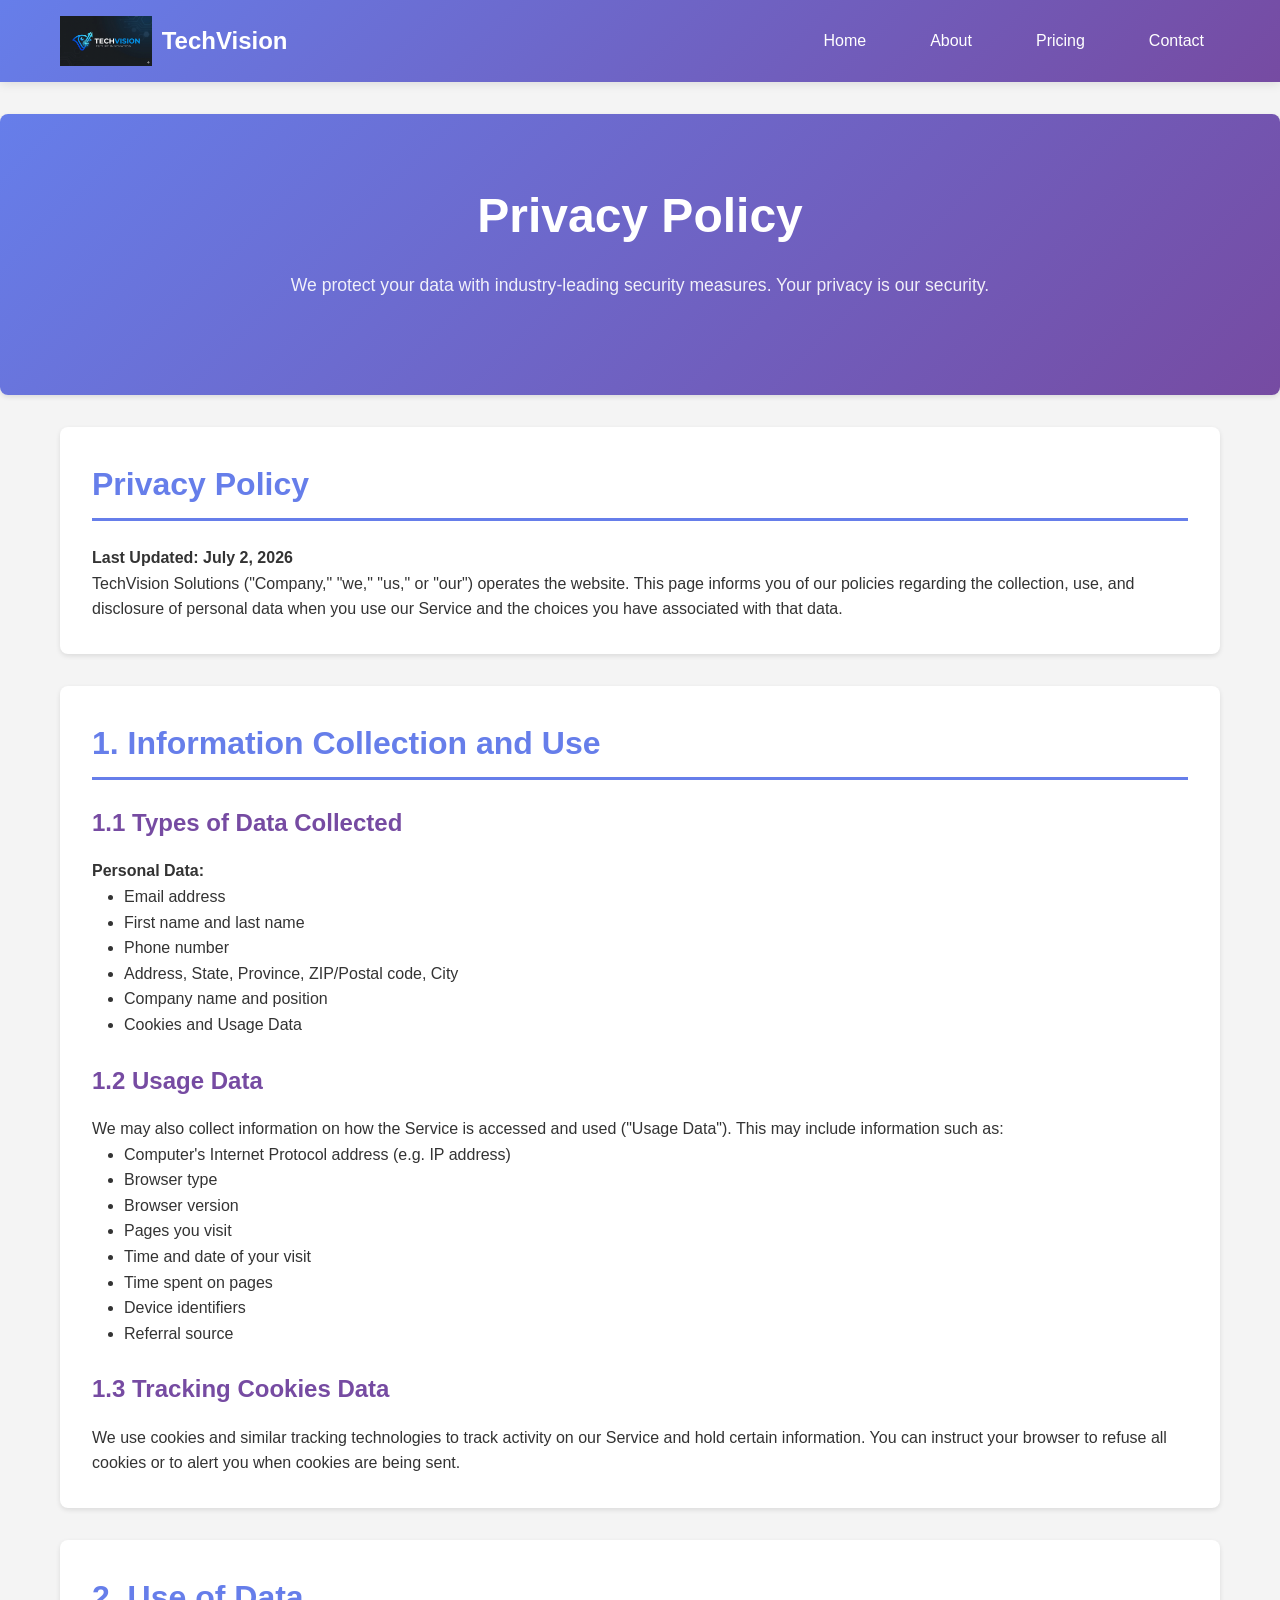
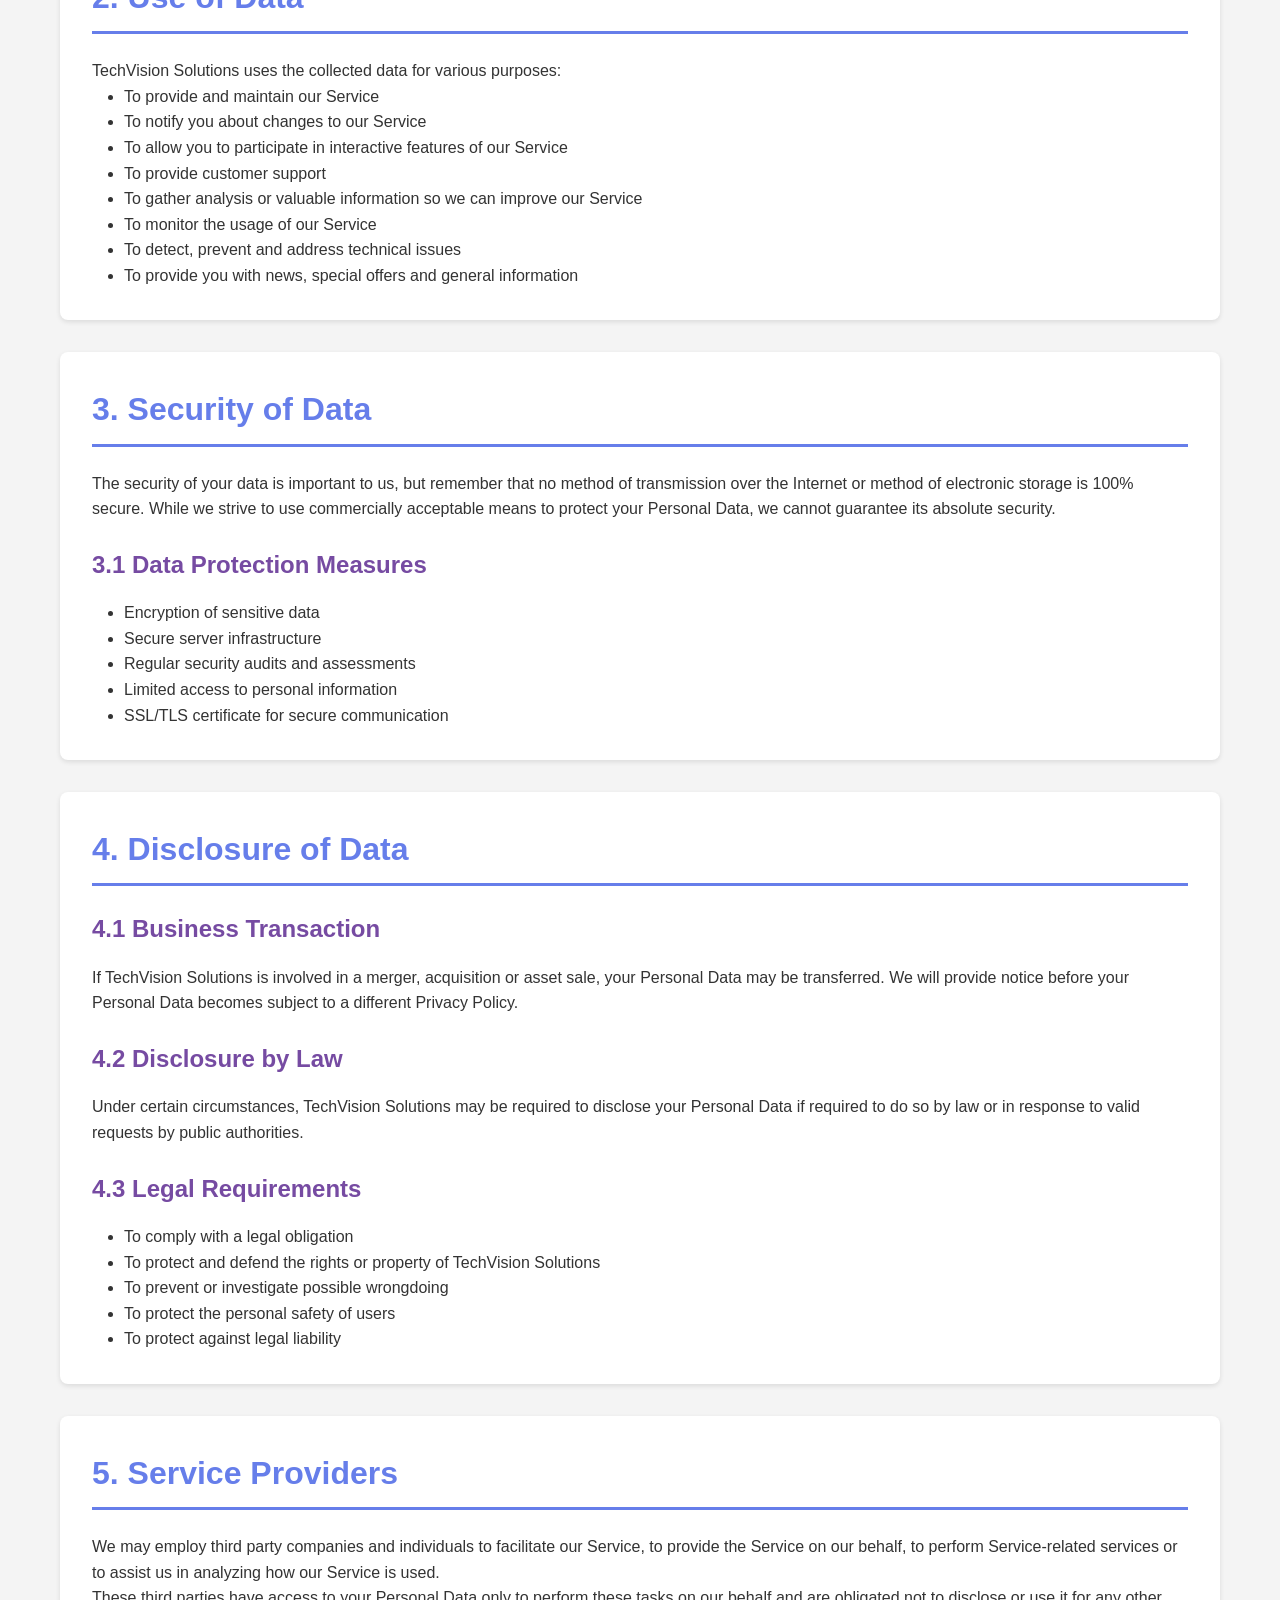
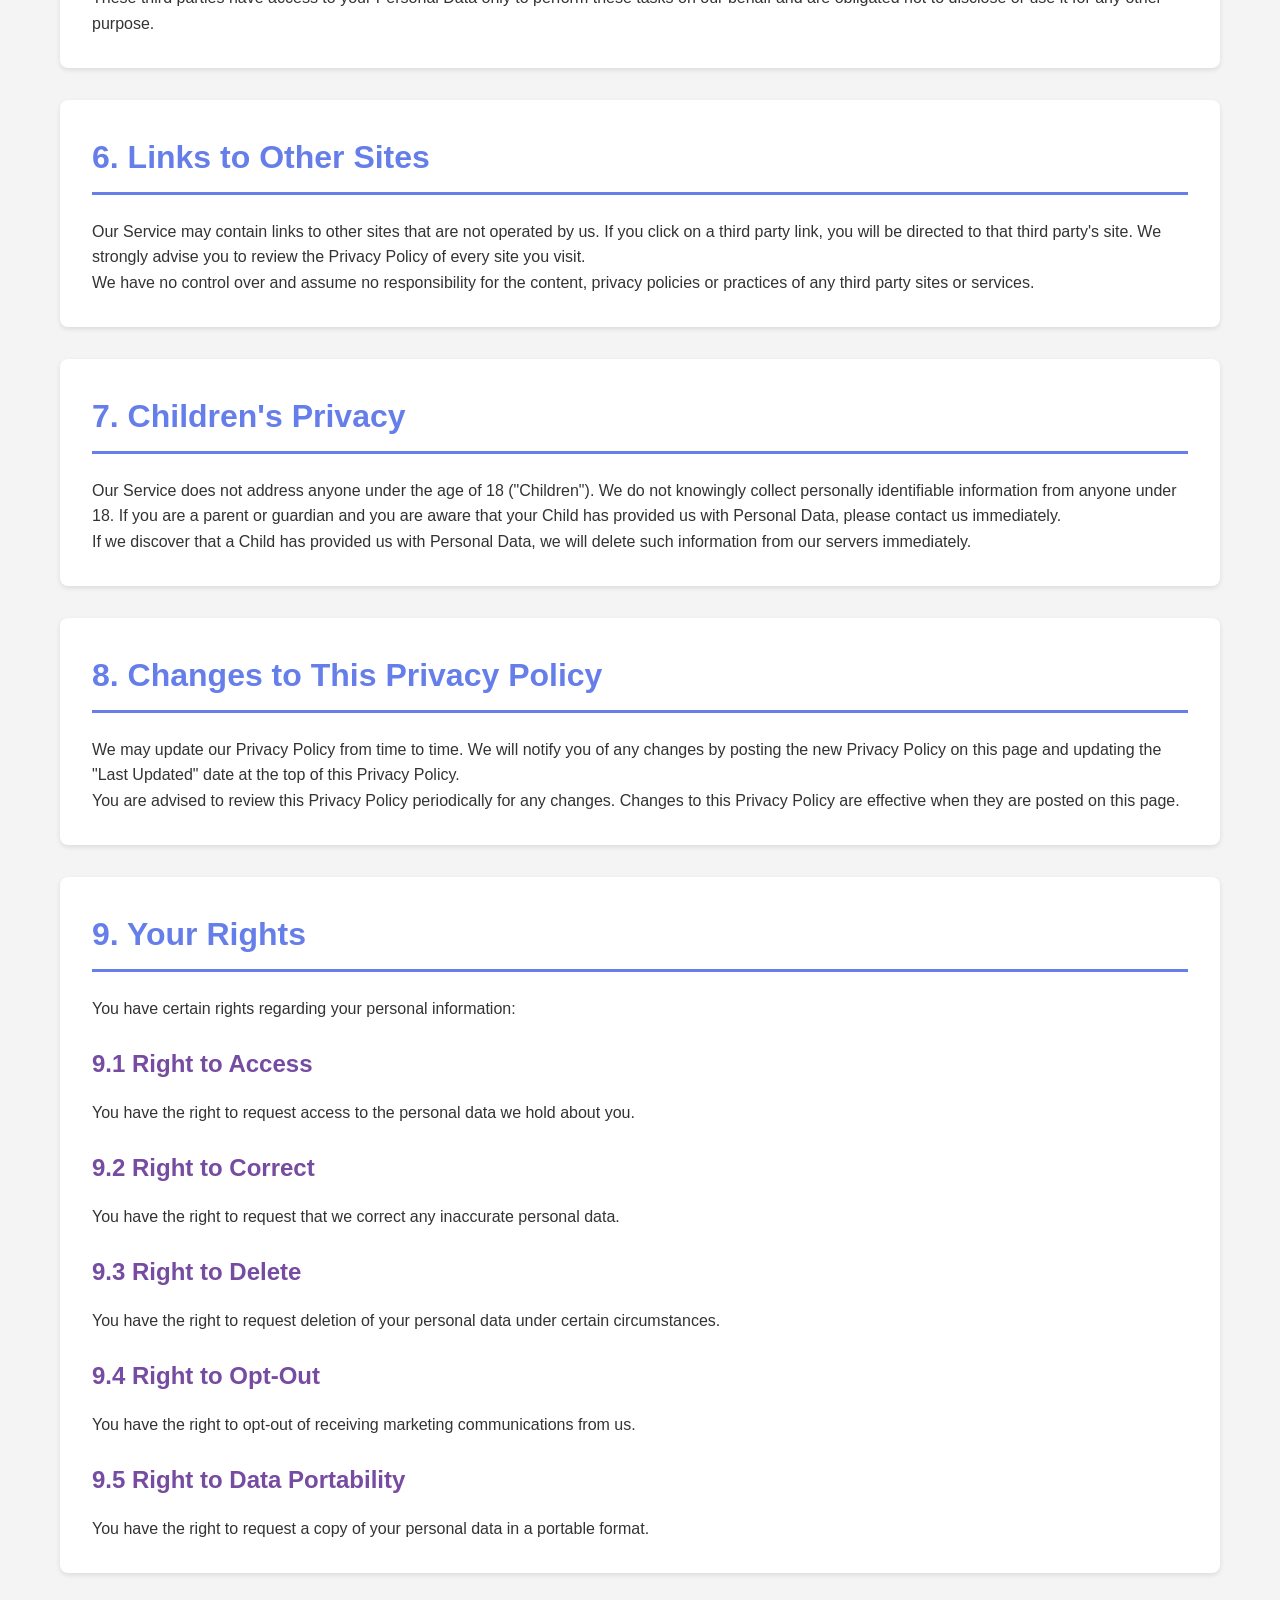
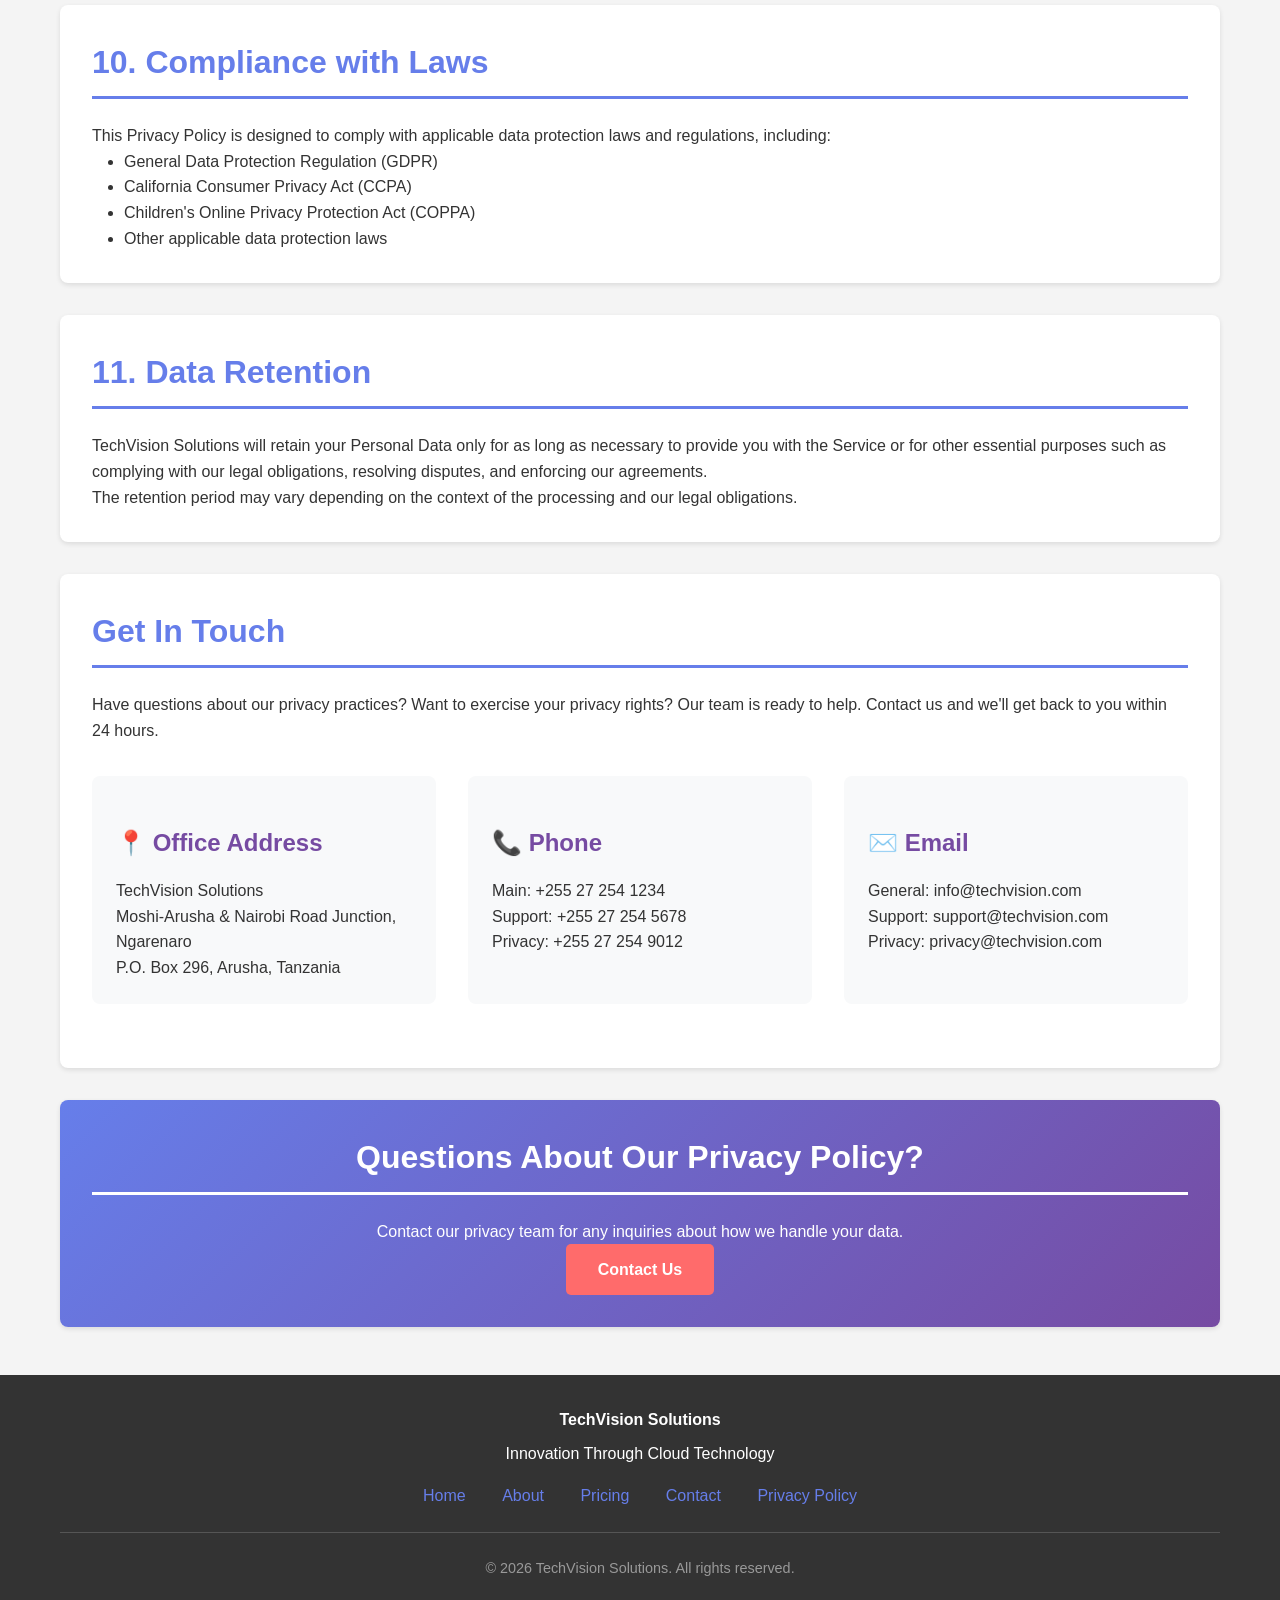
<file: SourceCode/pages/privacy.html>
<!DOCTYPE html>
<html lang="en">
<head>
    <meta charset="UTF-8">
    <meta name="viewport" content="width=device-width, initial-scale=1.0">
    <meta name="description" content="Privacy Policy - TechVision Solutions">
    <title>Privacy Policy - TechVision Solutions</title>
    <link rel="stylesheet" href="../css/styles.css">
</head>
<body>
    <header>
        <div class="header-container">
            <div class="logo">
                <img src="../malogos/techvision.png" alt="TechVision Logo">
                <a href="../index.html" class="company-name">TechVision</a>
            </div>
            <button class="menu-toggle" id="menuToggle">☰</button>
            <nav id="navbar">
                <ul>
                    <li><a href="../index.html">Home</a></li>
                    <li><a href="about.html">About</a></li>
                    <li><a href="pricing.html">Pricing</a></li>
                    <li><a href="contact.html">Contact</a></li>
                </ul>
            </nav>
        </div>
    </header>

    <section class="hero">
        <div class="container">
            <h1>Privacy Policy</h1>
            <p style="font-size: 1.1rem; opacity: 0.9;">We protect your data with industry-leading security measures. Your privacy is our security.</p>
        </div>
    </section>

    <main class="container">
        <section>
            <h2>Privacy Policy</h2>
            <p><strong>Last Updated: July 2, 2026</strong></p>
            
            <p>
                TechVision Solutions ("Company," "we," "us," or "our") operates the website. This page informs 
                you of our policies regarding the collection, use, and disclosure of personal data when you use 
                our Service and the choices you have associated with that data.
            </p>
        </section>

        <section>
            <h2>1. Information Collection and Use</h2>
            
            <h3>1.1 Types of Data Collected</h3>
            <p><strong>Personal Data:</strong></p>
            <ul style="margin-left: 2rem;">
                <li>Email address</li>
                <li>First name and last name</li>
                <li>Phone number</li>
                <li>Address, State, Province, ZIP/Postal code, City</li>
                <li>Company name and position</li>
                <li>Cookies and Usage Data</li>
            </ul>

            <h3>1.2 Usage Data</h3>
            <p>
                We may also collect information on how the Service is accessed and used ("Usage Data"). This may 
                include information such as:
            </p>
            <ul style="margin-left: 2rem;">
                <li>Computer's Internet Protocol address (e.g. IP address)</li>
                <li>Browser type</li>
                <li>Browser version</li>
                <li>Pages you visit</li>
                <li>Time and date of your visit</li>
                <li>Time spent on pages</li>
                <li>Device identifiers</li>
                <li>Referral source</li>
            </ul>

            <h3>1.3 Tracking Cookies Data</h3>
            <p>
                We use cookies and similar tracking technologies to track activity on our Service and hold certain 
                information. You can instruct your browser to refuse all cookies or to alert you when cookies are 
                being sent.
            </p>
        </section>

        <section>
            <h2>2. Use of Data</h2>
            
            <p>TechVision Solutions uses the collected data for various purposes:</p>
            <ul style="margin-left: 2rem;">
                <li>To provide and maintain our Service</li>
                <li>To notify you about changes to our Service</li>
                <li>To allow you to participate in interactive features of our Service</li>
                <li>To provide customer support</li>
                <li>To gather analysis or valuable information so we can improve our Service</li>
                <li>To monitor the usage of our Service</li>
                <li>To detect, prevent and address technical issues</li>
                <li>To provide you with news, special offers and general information</li>
            </ul>
        </section>

        <section>
            <h2>3. Security of Data</h2>
            
            <p>
                The security of your data is important to us, but remember that no method of transmission over the 
                Internet or method of electronic storage is 100% secure. While we strive to use commercially 
                acceptable means to protect your Personal Data, we cannot guarantee its absolute security.
            </p>

            <h3>3.1 Data Protection Measures</h3>
            <ul style="margin-left: 2rem;">
                <li>Encryption of sensitive data</li>
                <li>Secure server infrastructure</li>
                <li>Regular security audits and assessments</li>
                <li>Limited access to personal information</li>
                <li>SSL/TLS certificate for secure communication</li>
            </ul>
        </section>

        <section>
            <h2>4. Disclosure of Data</h2>
            
            <h3>4.1 Business Transaction</h3>
            <p>
                If TechVision Solutions is involved in a merger, acquisition or asset sale, your Personal Data may 
                be transferred. We will provide notice before your Personal Data becomes subject to a different 
                Privacy Policy.
            </p>

            <h3>4.2 Disclosure by Law</h3>
            <p>
                Under certain circumstances, TechVision Solutions may be required to disclose your Personal Data if 
                required to do so by law or in response to valid requests by public authorities.
            </p>

            <h3>4.3 Legal Requirements</h3>
            <ul style="margin-left: 2rem;">
                <li>To comply with a legal obligation</li>
                <li>To protect and defend the rights or property of TechVision Solutions</li>
                <li>To prevent or investigate possible wrongdoing</li>
                <li>To protect the personal safety of users</li>
                <li>To protect against legal liability</li>
            </ul>
        </section>

        <section>
            <h2>5. Service Providers</h2>
            
            <p>
                We may employ third party companies and individuals to facilitate our Service, to provide the Service 
                on our behalf, to perform Service-related services or to assist us in analyzing how our Service is used.
            </p>

            <p>
                These third parties have access to your Personal Data only to perform these tasks on our behalf and are 
                obligated not to disclose or use it for any other purpose.
            </p>
        </section>

        <section>
            <h2>6. Links to Other Sites</h2>
            
            <p>
                Our Service may contain links to other sites that are not operated by us. If you click on a third party 
                link, you will be directed to that third party's site. We strongly advise you to review the Privacy Policy 
                of every site you visit.
            </p>

            <p>
                We have no control over and assume no responsibility for the content, privacy policies or practices of any 
                third party sites or services.
            </p>
        </section>

        <section>
            <h2>7. Children's Privacy</h2>
            
            <p>
                Our Service does not address anyone under the age of 18 ("Children"). We do not knowingly collect personally 
                identifiable information from anyone under 18. If you are a parent or guardian and you are aware that your 
                Child has provided us with Personal Data, please contact us immediately.
            </p>

            <p>
                If we discover that a Child has provided us with Personal Data, we will delete such information from our 
                servers immediately.
            </p>
        </section>

        <section>
            <h2>8. Changes to This Privacy Policy</h2>
            
            <p>
                We may update our Privacy Policy from time to time. We will notify you of any changes by posting the new 
                Privacy Policy on this page and updating the "Last Updated" date at the top of this Privacy Policy.
            </p>

            <p>
                You are advised to review this Privacy Policy periodically for any changes. Changes to this Privacy Policy 
                are effective when they are posted on this page.
            </p>
        </section>

        <section>
            <h2>9. Your Rights</h2>
            
            <p>You have certain rights regarding your personal information:</p>
            
            <h3>9.1 Right to Access</h3>
            <p>You have the right to request access to the personal data we hold about you.</p>

            <h3>9.2 Right to Correct</h3>
            <p>You have the right to request that we correct any inaccurate personal data.</p>

            <h3>9.3 Right to Delete</h3>
            <p>You have the right to request deletion of your personal data under certain circumstances.</p>

            <h3>9.4 Right to Opt-Out</h3>
            <p>You have the right to opt-out of receiving marketing communications from us.</p>

            <h3>9.5 Right to Data Portability</h3>
            <p>You have the right to request a copy of your personal data in a portable format.</p>
        </section>

        <section>
            <h2>10. Compliance with Laws</h2>
            
            <p>
                This Privacy Policy is designed to comply with applicable data protection laws and regulations, including:
            </p>
            <ul style="margin-left: 2rem;">
                <li>General Data Protection Regulation (GDPR)</li>
                <li>California Consumer Privacy Act (CCPA)</li>
                <li>Children's Online Privacy Protection Act (COPPA)</li>
                <li>Other applicable data protection laws</li>
            </ul>
        </section>

        <section>
            <h2>11. Data Retention</h2>
            
            <p>
                TechVision Solutions will retain your Personal Data only for as long as necessary to provide you with the 
                Service or for other essential purposes such as complying with our legal obligations, resolving disputes, 
                and enforcing our agreements.
            </p>

            <p>
                The retention period may vary depending on the context of the processing and our legal obligations.
            </p>
        </section>

        <section>
            <h2>Get In Touch</h2>
            <p>
                Have questions about our privacy practices? Want to exercise your privacy rights? Our team is ready to help. 
                Contact us and we'll get back to you within 24 hours.
            </p>

            <div style="display: grid; grid-template-columns: repeat(auto-fit, minmax(250px, 1fr)); gap: 2rem; margin: 2rem 0;">
                <div style="background: #f8f9fa; padding: 1.5rem; border-radius: 8px;">
                    <h3>📍 Office Address</h3>
                    <p>
                        TechVision Solutions<br>
                        Moshi-Arusha & Nairobi Road Junction, Ngarenaro<br>
                        P.O. Box 296, Arusha, Tanzania
                    </p>
                </div>
                <div style="background: #f8f9fa; padding: 1.5rem; border-radius: 8px;">
                    <h3>📞 Phone</h3>
                    <p>
                        Main: +255 27 254 1234<br>
                        Support: +255 27 254 5678<br>
                        Privacy: +255 27 254 9012
                    </p>
                </div>
                <div style="background: #f8f9fa; padding: 1.5rem; border-radius: 8px;">
                    <h3>✉️ Email</h3>
                    <p>
                        General: info@techvision.com<br>
                        Support: support@techvision.com<br>
                        Privacy: privacy@techvision.com
                    </p>
                </div>
            </div>
        </section>

        <section style="text-align: center; background: linear-gradient(135deg, #667eea 0%, #764ba2 100%); color: white;">
            <h2 style="color: white; border-bottom-color: white;">Questions About Our Privacy Policy?</h2>
            <p>Contact our privacy team for any inquiries about how we handle your data.</p>
            <a href="contact.html" class="cta-button">Contact Us</a>
        </section>
    </main>

    <footer>
        <div class="container">
            <p><strong>TechVision Solutions</strong></p>
            <p>Innovation Through Cloud Technology</p>
            <div class="footer-links">
                <a href="../index.html">Home</a>
                <a href="about.html">About</a>
                <a href="pricing.html">Pricing</a>
                <a href="contact.html">Contact</a>
                <a href="privacy.html">Privacy Policy</a>
            </div>
            <div class="copyright">
                <p>&copy; 2026 TechVision Solutions. All rights reserved.</p>
                
            </div>
        </div>
    </footer>

    <script src="../js/script.js"></script>
</body>
</html>
</file>
<file: SourceCode/css/styles.css>
/* =============================================
   STYLES FOR CLOUD ASSIGNMENT WEBSITE
   ============================================= */

* {
    margin: 0;
    padding: 0;
    box-sizing: border-box;
}

/* General Styles */
body {
    font-family: 'Segoe UI', Tahoma, Geneva, Verdana, sans-serif;
    line-height: 1.6;
    color: #333;
    background-color: #f4f4f4;
}

html {
    scroll-behavior: smooth;
}

/* Header & Navigation */
header {
    background: linear-gradient(135deg, #667eea 0%, #764ba2 100%);
    color: white;
    padding: 1rem 0;
    position: sticky;
    top: 0;
    z-index: 100;
    box-shadow: 0 2px 10px rgba(0, 0, 0, 0.1);
}

.header-container {
    max-width: 1200px;
    margin: 0 auto;
    padding: 0 20px;
    display: flex;
    justify-content: space-between;
    align-items: center;
}

.logo {
    display: flex;
    align-items: center;
    gap: 10px;
}

.logo img {
    height: 50px;
    width: auto;
}

.company-name {
    font-size: 1.5rem;
    font-weight: bold;
    text-decoration: none;
    color: white;
}

nav ul {
    list-style: none;
    display: flex;
    gap: 2rem;
}

nav a {
    color: white;
    text-decoration: none;
    font-weight: 500;
    transition: opacity 0.3s ease;
    padding: 0.5rem 1rem;
    border-radius: 5px;
}

nav a:hover {
    opacity: 0.8;
    background-color: rgba(255, 255, 255, 0.1);
}

/* Mobile Menu Toggle */
.menu-toggle {
    display: none;
    background: none;
    border: none;
    color: white;
    font-size: 1.5rem;
    cursor: pointer;
}

/* Main Container */
.container {
    max-width: 1200px;
    margin: 0 auto;
    padding: 0 20px;
}

/* Hero Section */
.hero {
    background: linear-gradient(135deg, #667eea 0%, #764ba2 100%);
    color: white;
    padding: 4rem 20px;
    text-align: center;
}

.hero h1 {
    font-size: 3rem;
    margin-bottom: 1rem;
    animation: fadeInDown 0.8s ease;
}

.hero p {
    font-size: 1.2rem;
    margin-bottom: 2rem;
    animation: fadeInUp 0.8s ease;
}

.cta-button {
    display: inline-block;
    background-color: #ff6b6b;
    color: white;
    padding: 0.8rem 2rem;
    border-radius: 5px;
    text-decoration: none;
    font-weight: bold;
    transition: background-color 0.3s ease, transform 0.3s ease;
    border: none;
    cursor: pointer;
}

.cta-button:hover {
    background-color: #ff5252;
    transform: translateY(-2px);
}

/* Animations */
@keyframes fadeInDown {
    from {
        opacity: 0;
        transform: translateY(-20px);
    }
    to {
        opacity: 1;
        transform: translateY(0);
    }
}

@keyframes fadeInUp {
    from {
        opacity: 0;
        transform: translateY(20px);
    }
    to {
        opacity: 1;
        transform: translateY(0);
    }
}

/* Content Sections */
section {
    background-color: white;
    margin: 2rem 0;
    padding: 2rem;
    border-radius: 8px;
    box-shadow: 0 2px 5px rgba(0, 0, 0, 0.1);
}

h2 {
    color: #667eea;
    font-size: 2rem;
    margin-bottom: 1.5rem;
    border-bottom: 3px solid #667eea;
    padding-bottom: 0.5rem;
}

h3 {
    color: #764ba2;
    font-size: 1.5rem;
    margin-top: 1.5rem;
    margin-bottom: 1rem;
}

/* Gallery/Images */
.image-gallery {
    display: grid;
    grid-template-columns: repeat(auto-fit, minmax(250px, 1fr));
    gap: 2rem;
    margin: 2rem 0;
}

.image-gallery img {
    width: 100%;
    height: 250px;
    object-fit: cover;
    border-radius: 8px;
    box-shadow: 0 4px 10px rgba(0, 0, 0, 0.1);
    transition: transform 0.3s ease;
}

.image-gallery img:hover {
    transform: scale(1.05);
}

/* Contact Form */
.contact-form {
    max-width: 600px;
    margin: 2rem auto;
}

.form-group {
    margin-bottom: 1.5rem;
}

label {
    display: block;
    margin-bottom: 0.5rem;
    font-weight: 500;
    color: #333;
}

input[type="text"],
input[type="email"],
input[type="phone"],
textarea {
    width: 100%;
    padding: 0.8rem;
    border: 1px solid #ddd;
    border-radius: 5px;
    font-family: inherit;
    font-size: 1rem;
    transition: border-color 0.3s ease;
}

input[type="text"]:focus,
input[type="email"]:focus,
input[type="phone"]:focus,
textarea:focus {
    outline: none;
    border-color: #667eea;
    box-shadow: 0 0 5px rgba(102, 126, 234, 0.3);
}

textarea {
    resize: vertical;
    min-height: 120px;
}

.submit-button {
    background-color: #667eea;
    color: white;
    padding: 0.8rem 2rem;
    border: none;
    border-radius: 5px;
    cursor: pointer;
    font-weight: bold;
    font-size: 1rem;
    transition: background-color 0.3s ease;
    width: 100%;
}

.submit-button:hover {
    background-color: #764ba2;
}

/* Footer */
footer {
    background-color: #333;
    color: white;
    padding: 2rem 20px;
    text-align: center;
    margin-top: 3rem;
}

footer p {
    margin-bottom: 0.5rem;
}

.footer-links {
    margin-top: 1rem;
}

.footer-links a {
    color: #667eea;
    text-decoration: none;
    margin: 0 1rem;
    transition: color 0.3s ease;
}

.footer-links a:hover {
    color: #ff6b6b;
}

.copyright {
    border-top: 1px solid #555;
    margin-top: 1.5rem;
    padding-top: 1.5rem;
    font-size: 0.9rem;
    color: #999;
}

/* Responsive Design */
@media (max-width: 768px) {
    .hero h1 {
        font-size: 2rem;
    }

    .hero p {
        font-size: 1rem;
    }

    nav ul {
        gap: 1rem;
    }

    nav a {
        padding: 0.25rem 0.5rem;
        font-size: 0.9rem;
    }

    .menu-toggle {
        display: block;
    }

    nav {
        position: absolute;
        top: 70px;
        left: 0;
        right: 0;
        background-color: #667eea;
        flex-direction: column;
        display: none;
        padding: 1rem;
    }

    nav.active {
        display: flex;
    }

    nav ul {
        flex-direction: column;
        gap: 1rem;
    }

    .image-gallery {
        grid-template-columns: 1fr;
    }

    section {
        padding: 1.5rem;
        margin: 1rem 0;
    }

    h2 {
        font-size: 1.5rem;
    }

    h3 {
        font-size: 1.2rem;
    }
}

@media (max-width: 480px) {
    .header-container {
        flex-wrap: wrap;
    }

    .logo img {
        height: 40px;
    }

    .company-name {
        font-size: 1.2rem;
    }

    .hero h1 {
        font-size: 1.5rem;
    }

    .hero {
        padding: 2rem 20px;
    }

    .container {
        padding: 0 10px;
    }

    section {
        padding: 1rem;
        margin: 0.5rem 0;
    }

    h2 {
        font-size: 1.3rem;
    }
}

/* =============================================
   PRICING PAGE STYLES
   ============================================= */

.pricing-grid {
    display: grid;
    grid-template-columns: repeat(auto-fit, minmax(280px, 1fr));
    gap: 2rem;
    margin: 2rem 0;
}

.pricing-card {
    background: white;
    border: 2px solid #e0e0e0;
    border-radius: 10px;
    padding: 2rem;
    text-align: center;
    transition: all 0.3s ease;
    position: relative;
    box-shadow: 0 4px 6px rgba(0, 0, 0, 0.1);
}

.pricing-card:hover {
    transform: translateY(-10px);
    box-shadow: 0 10px 20px rgba(0, 0, 0, 0.15);
}

.pricing-card.featured {
    border-color: #667eea;
    border-width: 3px;
    transform: scale(1.05);
}

.pricing-card.featured:hover {
    transform: scale(1.05) translateY(-10px);
}

.badge {
    position: absolute;
    top: -15px;
    left: 50%;
    transform: translateX(-50%);
    background: linear-gradient(135deg, #667eea 0%, #764ba2 100%);
    color: white;
    padding: 0.5rem 1.5rem;
    border-radius: 20px;
    font-size: 0.85rem;
    font-weight: bold;
}

.pricing-card h3 {
    font-size: 1.8rem;
    color: #333;
    margin-top: 0.5rem;
    margin-bottom: 1rem;
}

.pricing-amount {
    margin: 1.5rem 0;
    display: flex;
    align-items: baseline;
    justify-content: center;
    gap: 0.25rem;
}

.currency {
    font-size: 1.5rem;
    color: #667eea;
}

.price {
    font-size: 3rem;
    font-weight: bold;
    color: #667eea;
}

.period {
    color: #999;
    font-size: 1rem;
}

.pricing-description {
    color: #666;
    margin-bottom: 1.5rem;
    font-size: 0.95rem;
}

.features-list {
    list-style: none;
    text-align: left;
    margin: 2rem 0;
    padding: 0;
}

.features-list li {
    padding: 0.5rem 0;
    color: #555;
    border-bottom: 1px solid #f0f0f0;
}

.features-list li:last-child {
    border-bottom: none;
}

.pricing-button {
    width: 100%;
    margin-top: 1.5rem;
}

/* Features Grid */
.features-grid {
    display: grid;
    grid-template-columns: repeat(auto-fit, minmax(250px, 1fr));
    gap: 2rem;
    margin: 2rem 0;
}

.feature-item {
    background: white;
    padding: 1.5rem;
    border-radius: 8px;
    text-align: center;
    box-shadow: 0 2px 8px rgba(0, 0, 0, 0.05);
}

.feature-item h4 {
    color: #667eea;
    font-size: 1.3rem;
    margin-bottom: 0.5rem;
}

.feature-item p {
    color: #666;
    font-size: 0.95rem;
}

/* FAQ Styles */
.faq-item {
    background: white;
    padding: 1.5rem;
    margin-bottom: 1rem;
    border-left: 4px solid #667eea;
    border-radius: 5px;
}

.faq-item h4 {
    color: #667eea;
    font-size: 1.1rem;
    margin-bottom: 0.5rem;
}

.faq-item p {
    color: #555;
    line-height: 1.6;
}

/* Responsive Pricing */
@media (max-width: 768px) {
    .pricing-grid {
        grid-template-columns: 1fr;
    }

    .pricing-card.featured {
        transform: scale(1);
    }

    .pricing-card.featured:hover {
        transform: translateY(-10px);
    }

    .pricing-amount {
        flex-direction: row;
    }

    .price {
        font-size: 2.5rem;
    }

    .features-grid {
        grid-template-columns: 1fr;
    }
}
</file>
